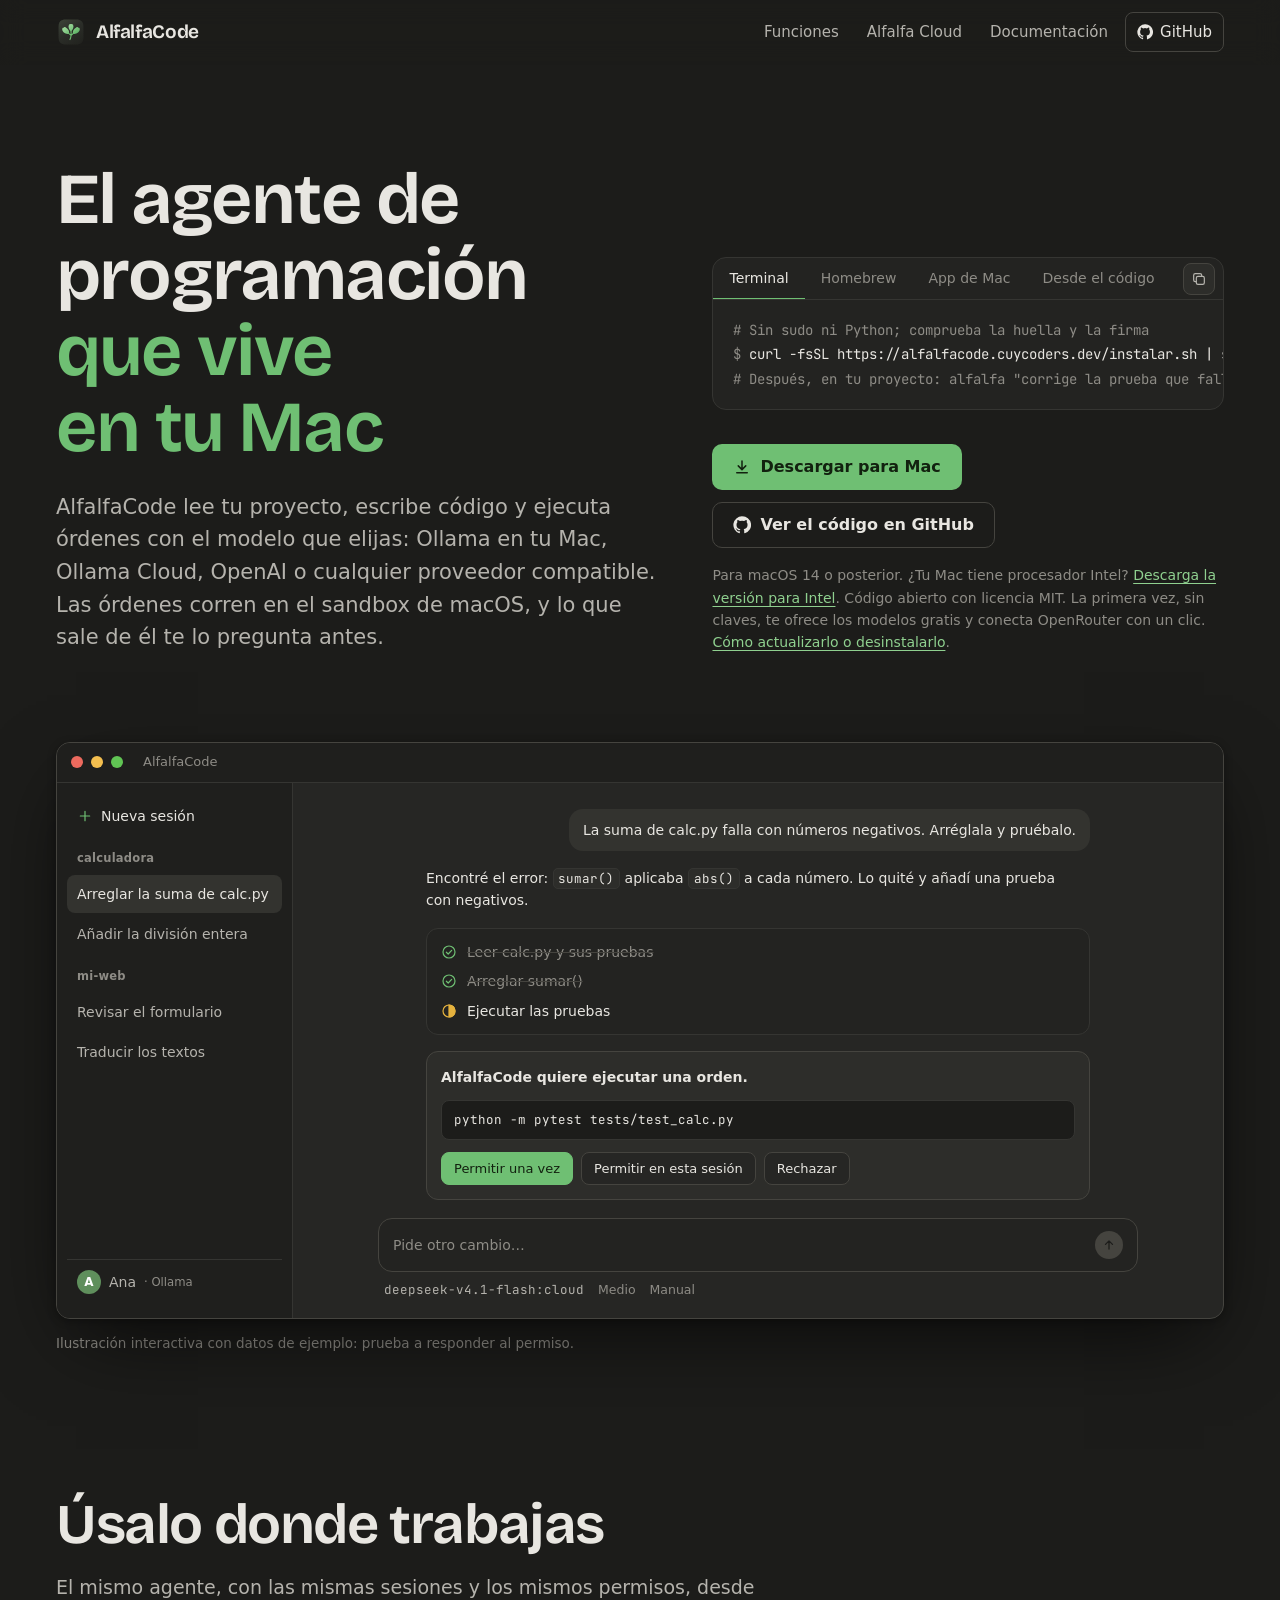
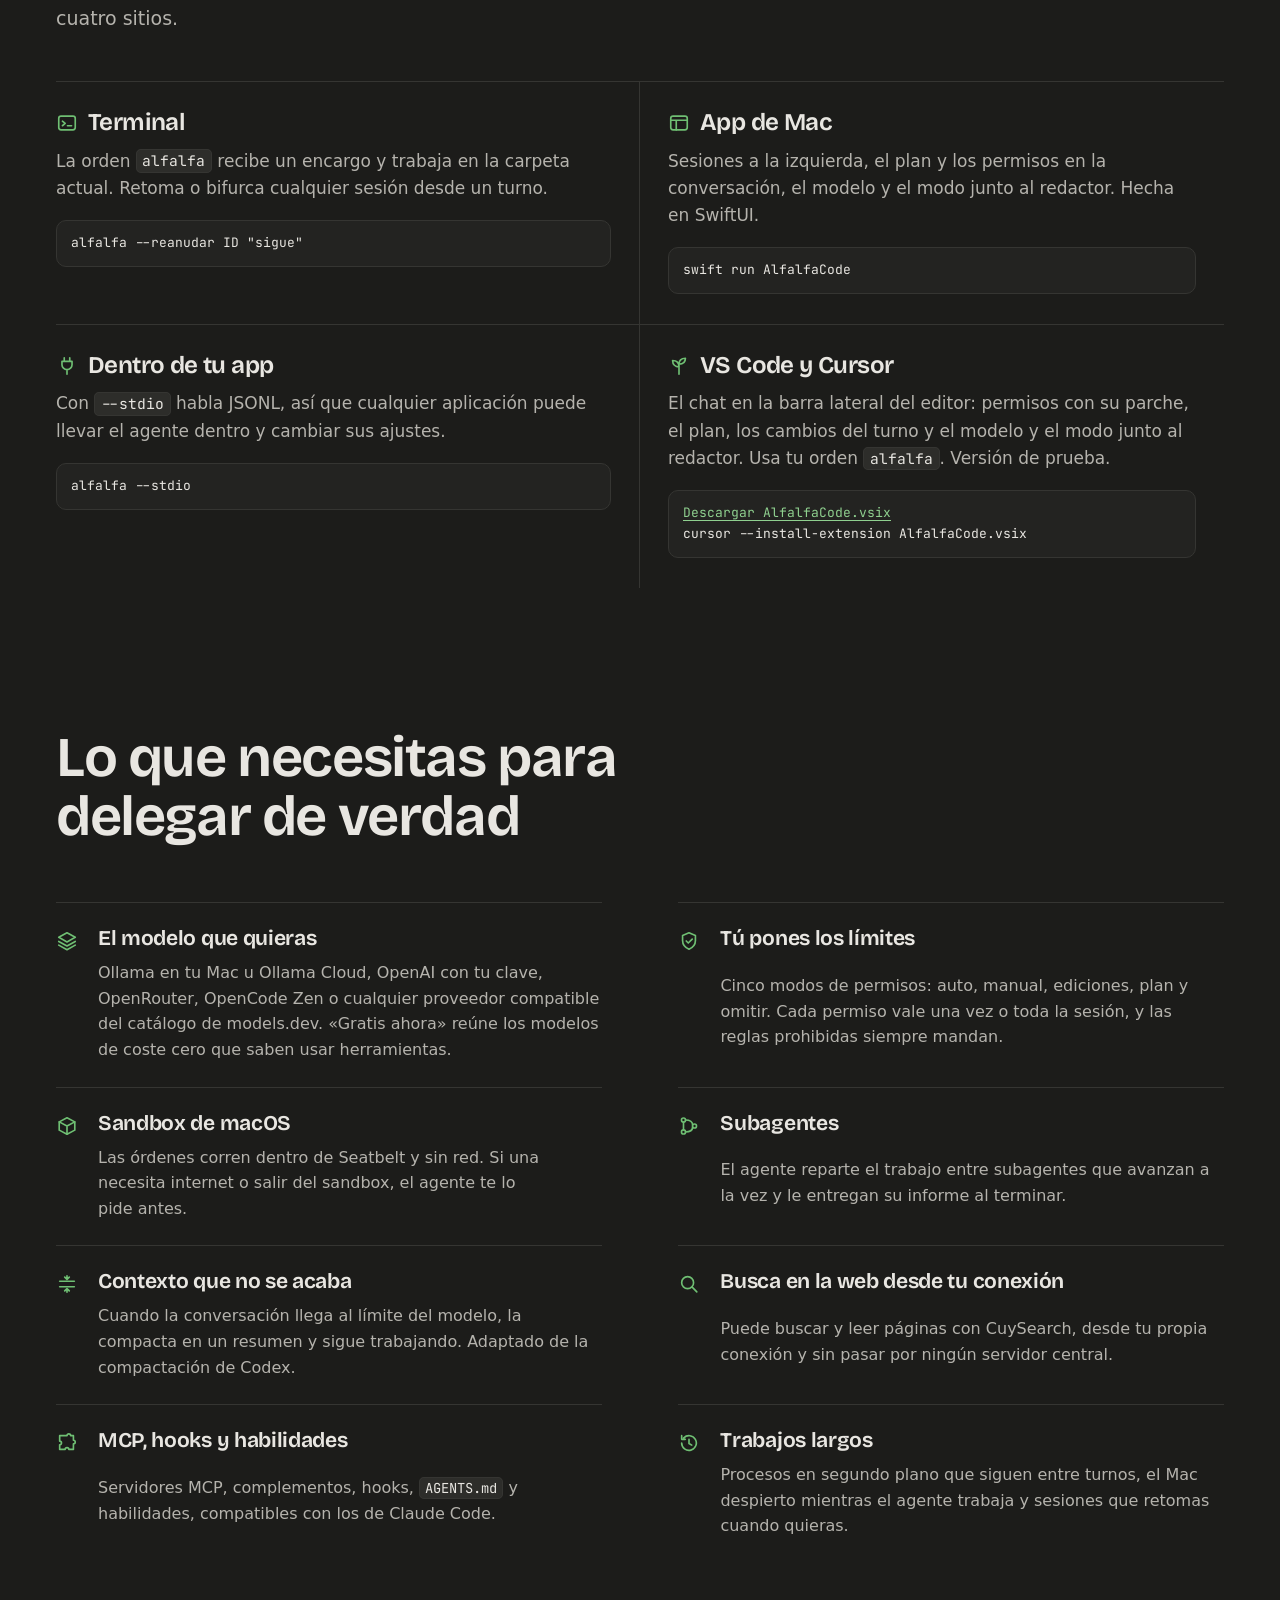
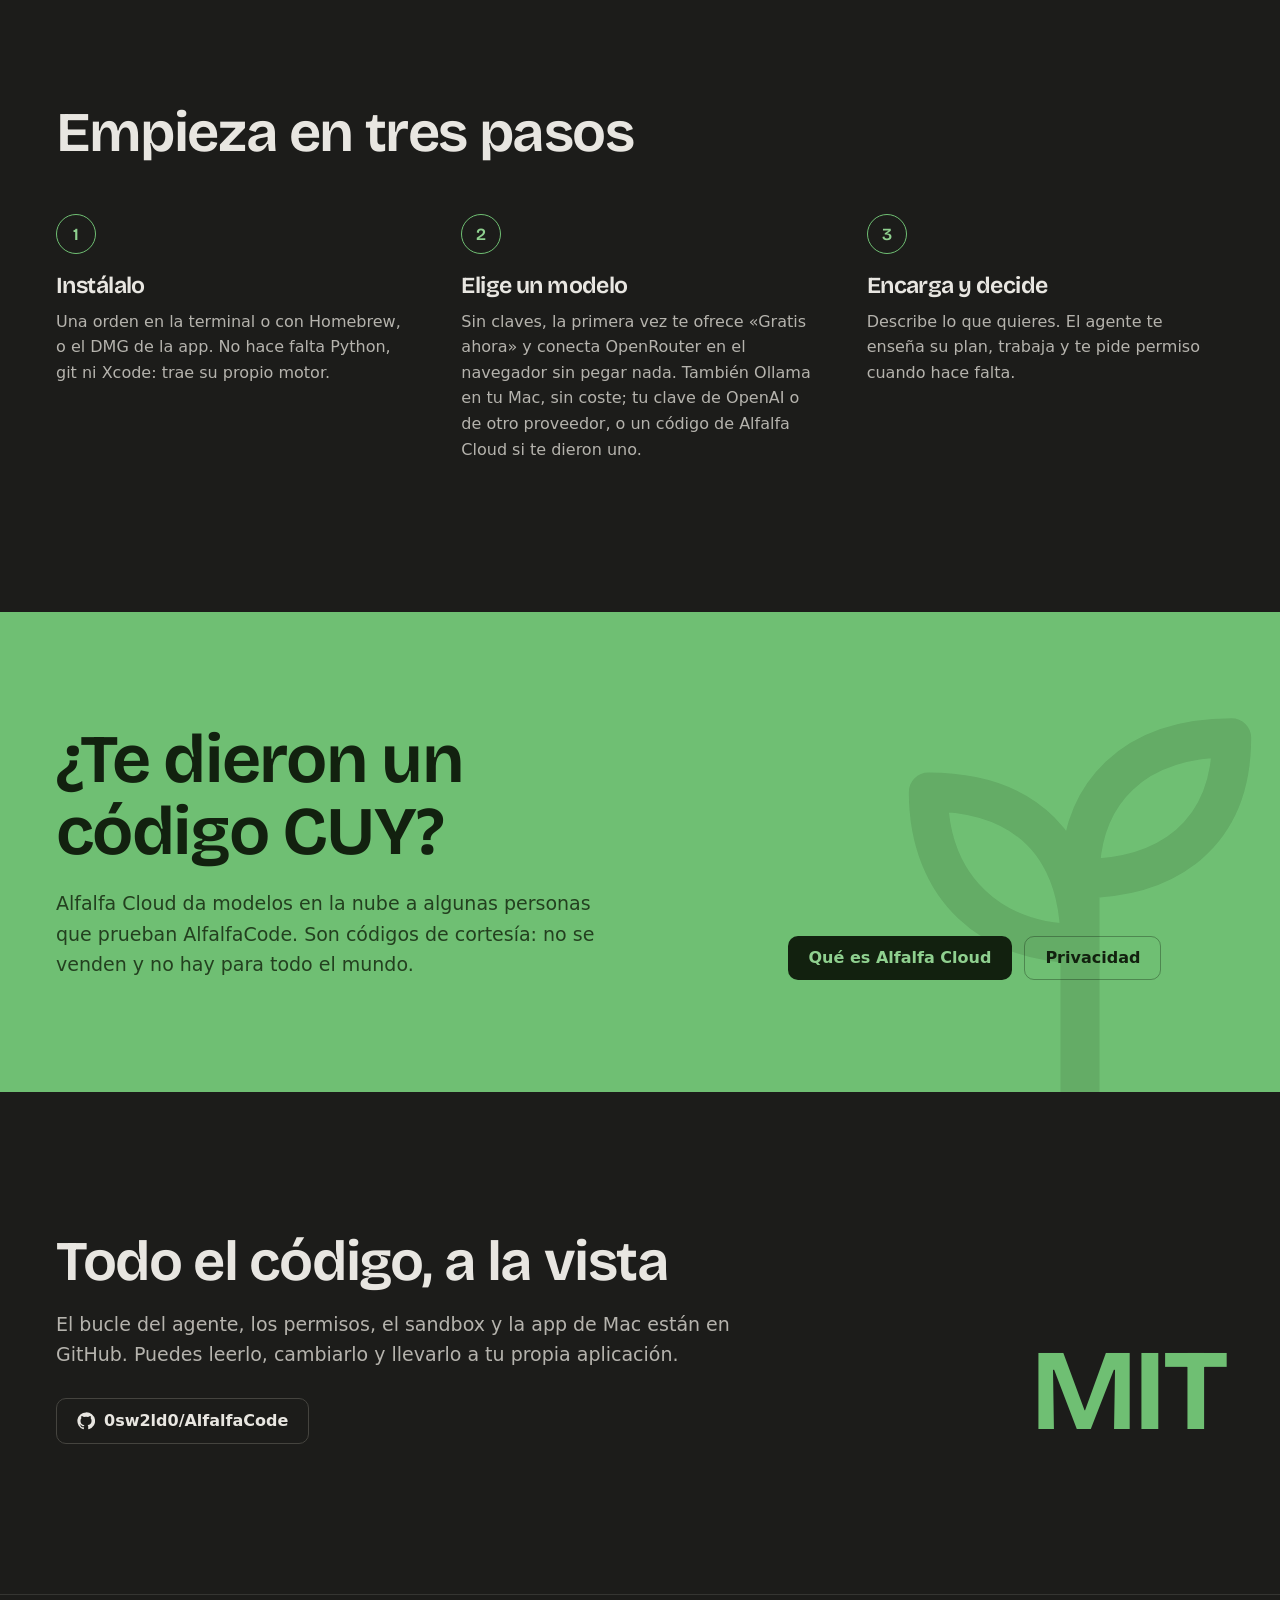
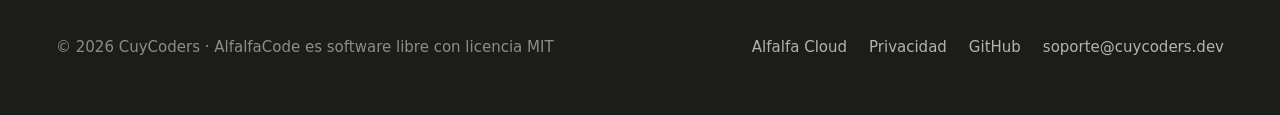
<file: index.html>
<!doctype html>
<html lang="es">
<head>
<meta charset="utf-8">
<meta name="viewport" content="width=device-width, initial-scale=1">
<title>AlfalfaCode · el agente de programación de código abierto para tu Mac</title>
<meta name="description" content="AlfalfaCode es un agente de programación de código abierto (MIT) que trabaja en tu Mac con el modelo que elijas: Ollama, OpenAI o cualquier proveedor compatible. Pide permiso antes de lo que importa.">
<link rel="icon" type="image/png" href="/assets/favicon.png">
<link rel="preload" href="/assets/fonts/bricolage-grotesque-latin-wght-normal.woff2" as="font" type="font/woff2" crossorigin>
<link rel="stylesheet" href="/assets/sitio.css?v=3">
<meta property="og:title" content="AlfalfaCode">
<meta property="og:description" content="El agente de programación de código abierto para tu Mac, con el modelo que elijas.">
<meta property="og:image" content="https://alfalfacode.cuycoders.dev/assets/alfalfacode-256.png">
<meta name="theme-color" content="#1c1c1a">
</head>
<body>
<svg width="0" height="0" style="position:absolute" aria-hidden="true">
  <symbol id="i-hoja" viewBox="0 0 24 24" fill="none" stroke="currentColor" stroke-width="1.8" stroke-linecap="round" stroke-linejoin="round"><path d="M12 21V10M12 13C8 13 5 10.5 5 6c4.5 0 7 2.5 7 7ZM12 10c0-4 2.5-6.5 7-6.5 0 4.5-3 6.5-7 6.5Z"/></symbol>
  <symbol id="i-github" viewBox="0 0 24 24" fill="currentColor"><path d="M12 .5a11.5 11.5 0 0 0-3.64 22.41c.58.1.79-.25.79-.56v-2c-3.2.7-3.88-1.37-3.88-1.37-.52-1.33-1.28-1.69-1.28-1.69-1.05-.71.08-.7.08-.7 1.16.08 1.77 1.19 1.77 1.19 1.03 1.77 2.7 1.26 3.36.96.1-.75.4-1.26.73-1.55-2.55-.29-5.24-1.28-5.24-5.68 0-1.25.45-2.28 1.19-3.08-.12-.29-.52-1.46.11-3.04 0 0 .97-.31 3.17 1.18a11 11 0 0 1 5.77 0c2.2-1.49 3.17-1.18 3.17-1.18.63 1.58.23 2.75.11 3.04.74.8 1.19 1.83 1.19 3.08 0 4.41-2.69 5.38-5.25 5.67.41.36.78 1.06.78 2.14v3.17c0 .31.21.67.8.56A11.5 11.5 0 0 0 12 .5Z"/></symbol>
  <symbol id="i-copiar" viewBox="0 0 24 24" fill="none" stroke="currentColor" stroke-width="1.8" stroke-linecap="round" stroke-linejoin="round"><rect x="8" y="8" width="12" height="12" rx="2.5"/><path d="M16 8V6.5A2.5 2.5 0 0 0 13.5 4h-7A2.5 2.5 0 0 0 4 6.5v7A2.5 2.5 0 0 0 6.5 16H8"/></symbol>
  <symbol id="i-hecho" viewBox="0 0 24 24" fill="none" stroke="currentColor" stroke-width="2" stroke-linecap="round" stroke-linejoin="round"><path d="m5 12.5 4.5 4.5L19 7.5"/></symbol>
  <symbol id="i-circulo-hecho" viewBox="0 0 24 24" fill="none" stroke="currentColor" stroke-width="1.8" stroke-linecap="round" stroke-linejoin="round"><circle cx="12" cy="12" r="9"/><path d="m8 12.3 2.8 2.7L16 9.6"/></symbol>
  <symbol id="i-circulo-medio" viewBox="0 0 24 24" fill="none" stroke="currentColor" stroke-width="1.8"><circle cx="12" cy="12" r="9"/><path d="M12 3a9 9 0 0 1 0 18Z" fill="currentColor"/></symbol>
  <symbol id="i-mas" viewBox="0 0 24 24" fill="none" stroke="currentColor" stroke-width="1.8" stroke-linecap="round"><path d="M12 5v14M5 12h14"/></symbol>
  <symbol id="i-bajar" viewBox="0 0 24 24" fill="none" stroke="currentColor" stroke-width="2" stroke-linecap="round" stroke-linejoin="round"><path d="M12 4v11M7 10.5l5 5 5-5M5 19.5h14"/></symbol>
  <symbol id="i-flecha" viewBox="0 0 24 24" fill="none" stroke="currentColor" stroke-width="2.2" stroke-linecap="round" stroke-linejoin="round"><path d="M12 19V5M6 11l6-6 6 6"/></symbol>
  <symbol id="i-terminal" viewBox="0 0 24 24" fill="none" stroke="currentColor" stroke-width="1.8" stroke-linecap="round" stroke-linejoin="round"><rect x="3" y="4.5" width="18" height="15" rx="2.5"/><path d="m7 10 3 2.5L7 15M12.5 15H17"/></symbol>
  <symbol id="i-ventana" viewBox="0 0 24 24" fill="none" stroke="currentColor" stroke-width="1.8" stroke-linecap="round" stroke-linejoin="round"><rect x="3" y="4.5" width="18" height="15" rx="2.5"/><path d="M3 9h18M9 9v10.5"/></symbol>
  <symbol id="i-enchufe" viewBox="0 0 24 24" fill="none" stroke="currentColor" stroke-width="1.8" stroke-linecap="round" stroke-linejoin="round"><path d="M9 3v4M15 3v4M6.5 7h11v3.5a5.5 5.5 0 0 1-11 0ZM12 16v5"/></symbol>
  <symbol id="i-capas" viewBox="0 0 24 24" fill="none" stroke="currentColor" stroke-width="1.8" stroke-linecap="round" stroke-linejoin="round"><path d="m12 3 9 5-9 5-9-5 9-5Z"/><path d="m3 12.5 9 5 9-5M3 16.5l9 5 9-5"/></symbol>
  <symbol id="i-escudo" viewBox="0 0 24 24" fill="none" stroke="currentColor" stroke-width="1.8" stroke-linecap="round" stroke-linejoin="round"><path d="M12 3 5 6v5.5c0 4.5 3 7.8 7 9.5 4-1.7 7-5 7-9.5V6l-7-3Z"/><path d="m9 12 2.2 2.2L15.5 10"/></symbol>
  <symbol id="i-caja" viewBox="0 0 24 24" fill="none" stroke="currentColor" stroke-width="1.8" stroke-linecap="round" stroke-linejoin="round"><path d="M3.5 7.5 12 3l8.5 4.5v9L12 21l-8.5-4.5v-9Z"/><path d="M3.5 7.5 12 12l8.5-4.5M12 12v9"/></symbol>
  <symbol id="i-ramas" viewBox="0 0 24 24" fill="none" stroke="currentColor" stroke-width="1.8" stroke-linecap="round" stroke-linejoin="round"><circle cx="6" cy="5.5" r="2.2"/><circle cx="6" cy="18.5" r="2.2"/><circle cx="18" cy="12" r="2.2"/><path d="M6 7.7v8.6M8.2 5.5c5 0 7.6 2.2 7.8 5.3M8.2 18.5c5 0 7.6-2.2 7.8-5.3"/></symbol>
  <symbol id="i-comprimir" viewBox="0 0 24 24" fill="none" stroke="currentColor" stroke-width="1.8" stroke-linecap="round" stroke-linejoin="round"><path d="M4 9h16M4 15h16M12 3v4l-2.5-2.5M12 7l2.5-2.5M12 21v-4l-2.5 2.5M12 17l2.5 2.5"/></symbol>
  <symbol id="i-lupa" viewBox="0 0 24 24" fill="none" stroke="currentColor" stroke-width="1.8" stroke-linecap="round" stroke-linejoin="round"><circle cx="10.5" cy="10.5" r="6.5"/><path d="m15.5 15.5 5 5"/></symbol>
  <symbol id="i-pieza" viewBox="0 0 24 24" fill="none" stroke="currentColor" stroke-width="1.8" stroke-linecap="round" stroke-linejoin="round"><path d="M9 4h3a2 2 0 1 1 4 0h3v5a2 2 0 1 1 0 4v6h-5a2 2 0 1 0-4 0H4v-5a2 2 0 1 0 0-4V4h5Z"/></symbol>
  <symbol id="i-reloj" viewBox="0 0 24 24" fill="none" stroke="currentColor" stroke-width="1.8" stroke-linecap="round" stroke-linejoin="round"><path d="M4 12a8 8 0 1 0 2.3-5.6M4 4v4h4"/><path d="M12 8v4.5l3 1.8"/></symbol>
</svg>
<template id="icono-hecho"><svg aria-hidden="true"><use href="#i-circulo-hecho"/></svg></template>

<a class="salto" href="#contenido">Saltar al contenido</a>

<header class="cabecera">
  <div class="envoltura">
    <a class="marca" href="/"><img src="/assets/alfalfacode.svg" alt="" width="30" height="30">AlfalfaCode</a>
    <nav class="nav" aria-label="Principal">
      <a href="#funciones">Funciones</a>
      <a href="/cloud/">Alfalfa Cloud</a>
      <a href="https://github.com/0sw2ld0/AlfalfaCode#readme">Documentación</a>
      <a class="nav-gh" href="https://github.com/0sw2ld0/AlfalfaCode"><svg aria-hidden="true"><use href="#i-github"/></svg>GitHub</a>
    </nav>
  </div>
</header>

<main id="contenido">
  <section class="portada">
    <div class="envoltura">
      <div class="portada-cabeza">
      <div class="portada-texto">
      <h1>El agente de programación <em>que vive en tu Mac</em></h1>
      <p class="entrada">AlfalfaCode lee tu proyecto, escribe código y ejecuta órdenes con el modelo que elijas: Ollama en tu Mac, Ollama Cloud, OpenAI o cualquier proveedor compatible. Las órdenes corren en el sandbox de macOS, y lo que sale de él te lo pregunta antes.</p>
      </div>
      <div class="portada-accion">
      <div class="instalar">
        <div class="pestanas" role="tablist" aria-label="Cómo instalarlo">
          <button role="tab" id="t-terminal" aria-controls="p-terminal" aria-selected="true">Terminal</button>
          <button role="tab" id="t-brew" aria-controls="p-brew" aria-selected="false" tabindex="-1">Homebrew</button>
          <button role="tab" id="t-mac" aria-controls="p-mac" aria-selected="false" tabindex="-1">App de Mac</button>
          <button role="tab" id="t-codigo" aria-controls="p-codigo" aria-selected="false" tabindex="-1">Desde el código</button>
        </div>
        <div class="panel-instalar" id="p-terminal" role="tabpanel" aria-labelledby="t-terminal">
<pre><span class="comentario"># Sin sudo ni Python; comprueba la huella y la firma</span>
<span class="indicador">$ </span><span class="orden">curl -fsSL https://alfalfacode.cuycoders.dev/instalar.sh | sh</span>
<span class="comentario"># Después, en tu proyecto: alfalfa "corrige la prueba que falla"</span></pre>
          <button class="copiar" type="button" aria-label="Copiar"><svg class="icono-copiar" aria-hidden="true"><use href="#i-copiar"/></svg><svg class="hecho" aria-hidden="true"><use href="#i-hecho"/></svg></button>
        </div>
        <div class="panel-instalar" id="p-brew" role="tabpanel" aria-labelledby="t-brew" hidden>
<pre><span class="comentario"># Mac con Apple Silicon; en Intel, usa Terminal o App de Mac</span>
<span class="indicador">$ </span><span class="orden">brew install --cask 0sw2ld0/tap/alfalfacode</span>
<span class="indicador">$ </span><span class="orden">brew install 0sw2ld0/tap/alfalfa</span></pre>
          <button class="copiar" type="button" aria-label="Copiar"><svg class="icono-copiar" aria-hidden="true"><use href="#i-copiar"/></svg><svg class="hecho" aria-hidden="true"><use href="#i-hecho"/></svg></button>
        </div>
        <div class="panel-instalar" id="p-mac" role="tabpanel" aria-labelledby="t-mac" hidden>
<pre><span class="comentario"># El DMG firmado y notarizado; se actualiza sola</span>
<a href="https://github.com/0sw2ld0/AlfalfaCode/releases/latest/download/AlfalfaCode.dmg">Descargar AlfalfaCode.dmg</a> <span class="comentario">(Apple Silicon: M1 o posterior)</span>
<a href="https://github.com/0sw2ld0/AlfalfaCode/releases/latest/download/AlfalfaCode-intel.dmg">Descargar AlfalfaCode-intel.dmg</a> <span class="comentario">(Mac con Intel)</span></pre>
        </div>
        <div class="panel-instalar" id="p-codigo" role="tabpanel" aria-labelledby="t-codigo" hidden>
<pre><span class="indicador">$ </span><span class="orden">git clone https://github.com/0sw2ld0/AlfalfaCode</span>
<span class="indicador">$ </span><span class="orden">cd AlfalfaCode &amp;&amp; python3.11 -m venv .venv</span>
<span class="indicador">$ </span><span class="orden">.venv/bin/pip install -e .</span>
<span class="comentario"># Después, en tu proyecto: .venv/bin/alfalfa "corrige la prueba que falla"</span></pre>
          <button class="copiar" type="button" aria-label="Copiar"><svg class="icono-copiar" aria-hidden="true"><use href="#i-copiar"/></svg><svg class="hecho" aria-hidden="true"><use href="#i-hecho"/></svg></button>
        </div>
      </div>

      <div class="acciones">
        <a class="boton boton-principal" href="https://github.com/0sw2ld0/AlfalfaCode/releases/latest/download/AlfalfaCode.dmg" data-descarga-mac data-intel="https://github.com/0sw2ld0/AlfalfaCode/releases/latest/download/AlfalfaCode-intel.dmg"><svg aria-hidden="true"><use href="#i-bajar"/></svg>Descargar para Mac</a>
        <a class="boton boton-segundo" href="https://github.com/0sw2ld0/AlfalfaCode"><svg aria-hidden="true"><use href="#i-github"/></svg>Ver el código en GitHub</a>
      </div>
      <p class="nota">Para macOS 14 o posterior. ¿Tu Mac tiene procesador Intel? <a href="https://github.com/0sw2ld0/AlfalfaCode/releases/latest/download/AlfalfaCode-intel.dmg">Descarga la versión para Intel</a>. Código abierto con licencia MIT. La primera vez, sin claves, te ofrece los modelos gratis y conecta OpenRouter con un clic. <a href="https://github.com/0sw2ld0/AlfalfaCode#instalar">Cómo actualizarlo o desinstalarlo</a>.</p>
      </div>
      </div>

      <div class="escena">
        <div class="ventana" id="demo" aria-label="Ilustración de la app de AlfalfaCode" role="group">
          <div class="ventana-barra" aria-hidden="true"><i></i><i></i><i></i><span>AlfalfaCode</span></div>
          <aside class="lateral" aria-hidden="true">
            <div class="nueva"><svg><use href="#i-mas"/></svg>Nueva sesión</div>
            <h4>calculadora</h4>
            <div class="sesion activa">Arreglar la suma de calc.py</div>
            <div class="sesion">Añadir la división entera</div>
            <h4>mi-web</h4>
            <div class="sesion">Revisar el formulario</div>
            <div class="sesion">Traducir los textos</div>
            <div class="pie"><b>A</b>Ana <small>· Ollama</small></div>
          </aside>
          <div class="chat">
            <div class="mensajes">
              <div class="burbuja">La suma de calc.py falla con números negativos. Arréglala y pruébalo.</div>
              <p class="respuesta">Encontré el error: <code>sumar()</code> aplicaba <code>abs()</code> a cada número. Lo quité y añadí una prueba con negativos.</p>
              <div class="plan" aria-label="Plan del agente">
                <div class="paso hecho"><svg aria-hidden="true"><use href="#i-circulo-hecho"/></svg>Leer calc.py y sus pruebas</div>
                <div class="paso hecho"><svg aria-hidden="true"><use href="#i-circulo-hecho"/></svg>Arreglar sumar()</div>
                <div class="paso ahora" data-paso="probar"><svg aria-hidden="true"><use href="#i-circulo-medio"/></svg>Ejecutar las pruebas</div>
              </div>
              <div class="permiso">
                <p><strong>AlfalfaCode quiere ejecutar una orden.</strong> <span class="decision"></span></p>
                <pre>python -m pytest tests/test_calc.py</pre>
                <div class="opciones">
                  <button type="button" class="si" data-accion="una">Permitir una vez</button>
                  <button type="button" data-accion="sesion">Permitir en esta sesión</button>
                  <button type="button" data-accion="no">Rechazar</button>
                </div>
              </div>
              <div class="salida oculto" data-si>tests/test_calc.py ...
<span class="bien">3 passed</span> in 0.04s</div>
              <p class="respuesta oculto" data-si>Listo: las tres pruebas pasan, también la nueva con negativos.</p>
              <p class="respuesta oculto" data-no>De acuerdo, no ejecuto las pruebas. Puedes correrlas tú con <code>python -m pytest</code>.</p>
            </div>
            <div class="redactor" aria-hidden="true">
              <div class="caja">Pide otro cambio…<b><svg><use href="#i-flecha"/></svg></b></div>
              <div class="fichas"><span>deepseek-v4.1-flash:cloud</span><span>Medio</span><span>Manual</span></div>
            </div>
          </div>
        </div>
        <p class="pie-ilustracion"><span>Ilustración interactiva con datos de ejemplo: prueba a responder al permiso.</span><span id="estado-demo" role="status" aria-live="polite"></span><button type="button" id="reiniciar-demo" class="oculto">Volver a empezar</button></p>
      </div>
    </div>
  </section>

  <section class="seccion" aria-labelledby="maneras-t">
    <div class="envoltura">
      <h2 id="maneras-t">Úsalo donde trabajas</h2>
      <p class="bajada">El mismo agente, con las mismas sesiones y los mismos permisos, desde cuatro sitios.</p>
      <div class="maneras">
        <div class="manera">
          <h3><svg aria-hidden="true"><use href="#i-terminal"/></svg>Terminal</h3>
          <p>La orden <code>alfalfa</code> recibe un encargo y trabaja en la carpeta actual. Retoma o bifurca cualquier sesión desde un turno.</p>
<pre>alfalfa --reanudar ID "sigue"</pre>
        </div>
        <div class="manera">
          <h3><svg aria-hidden="true"><use href="#i-ventana"/></svg>App de Mac</h3>
          <p>Sesiones a la izquierda, el plan y los permisos en la conversación, el modelo y el modo junto al redactor. Hecha en SwiftUI.</p>
<pre>swift run AlfalfaCode</pre>
        </div>
        <div class="manera">
          <h3><svg aria-hidden="true"><use href="#i-enchufe"/></svg>Dentro de tu app</h3>
          <p>Con <code>--stdio</code> habla JSONL, así que cualquier aplicación puede llevar el agente dentro y cambiar sus ajustes.</p>
<pre>alfalfa --stdio</pre>
        </div>
        <div class="manera">
          <h3><svg aria-hidden="true"><use href="#i-hoja"/></svg>VS Code y Cursor</h3>
          <p>El chat en la barra lateral del editor: permisos con su parche, el plan, los cambios del turno y el modelo y el modo junto al redactor. Usa tu orden <code>alfalfa</code>. <span class="comentario">Versión de prueba.</span></p>
<pre><a href="vscode/AlfalfaCode.vsix" download>Descargar AlfalfaCode.vsix</a>
cursor --install-extension AlfalfaCode.vsix</pre>
        </div>
      </div>
    </div>
  </section>

  <section class="seccion" id="funciones" aria-labelledby="funciones-t">
    <div class="envoltura">
      <h2 id="funciones-t">Lo que necesitas para delegar de verdad</h2>
      <div class="funciones">
        <div class="funcion"><svg aria-hidden="true"><use href="#i-capas"/></svg><h3>El modelo que quieras</h3><p>Ollama en tu Mac u Ollama Cloud, OpenAI con tu clave, OpenRouter, OpenCode Zen o cualquier proveedor compatible del catálogo de models.dev. «Gratis ahora» reúne los modelos de coste cero que saben usar herramientas.</p></div>
        <div class="funcion"><svg aria-hidden="true"><use href="#i-escudo"/></svg><h3>Tú pones los límites</h3><p>Cinco modos de permisos: auto, manual, ediciones, plan y omitir. Cada permiso vale una vez o toda la sesión, y las reglas prohibidas siempre mandan.</p></div>
        <div class="funcion"><svg aria-hidden="true"><use href="#i-caja"/></svg><h3>Sandbox de macOS</h3><p>Las órdenes corren dentro de Seatbelt y sin red. Si una necesita internet o salir del sandbox, el agente te lo pide antes.</p></div>
        <div class="funcion"><svg aria-hidden="true"><use href="#i-ramas"/></svg><h3>Subagentes</h3><p>El agente reparte el trabajo entre subagentes que avanzan a la vez y le entregan su informe al terminar.</p></div>
        <div class="funcion"><svg aria-hidden="true"><use href="#i-comprimir"/></svg><h3>Contexto que no se acaba</h3><p>Cuando la conversación llega al límite del modelo, la compacta en un resumen y sigue trabajando. Adaptado de la compactación de Codex.</p></div>
        <div class="funcion"><svg aria-hidden="true"><use href="#i-lupa"/></svg><h3>Busca en la web desde tu conexión</h3><p>Puede buscar y leer páginas con CuySearch, desde tu propia conexión y sin pasar por ningún servidor central.</p></div>
        <div class="funcion"><svg aria-hidden="true"><use href="#i-pieza"/></svg><h3>MCP, hooks y habilidades</h3><p>Servidores MCP, complementos, hooks, <code>AGENTS.md</code> y habilidades, compatibles con los de Claude Code.</p></div>
        <div class="funcion"><svg aria-hidden="true"><use href="#i-reloj"/></svg><h3>Trabajos largos</h3><p>Procesos en segundo plano que siguen entre turnos, el Mac despierto mientras el agente trabaja y sesiones que retomas cuando quieras.</p></div>
      </div>
    </div>
  </section>

  <section class="seccion" aria-labelledby="empezar-t">
    <div class="envoltura">
      <h2 id="empezar-t">Empieza en tres pasos</h2>
      <div class="pasos">
        <div class="paso-inicio"><h3>Instálalo</h3><p>Una orden en la terminal o con Homebrew, o el DMG de la app. No hace falta Python, git ni Xcode: trae su propio motor.</p></div>
        <div class="paso-inicio"><h3>Elige un modelo</h3><p>Sin claves, la primera vez te ofrece «Gratis ahora» y conecta OpenRouter en el navegador sin pegar nada. También Ollama en tu Mac, sin coste; tu clave de OpenAI o de otro proveedor, o un código de Alfalfa Cloud si te dieron uno.</p></div>
        <div class="paso-inicio"><h3>Encarga y decide</h3><p>Describe lo que quieres. El agente te enseña su plan, trabaja y te pide permiso cuando hace falta.</p></div>
      </div>
    </div>
  </section>

  <section class="campo" aria-labelledby="cloud-t">
    <svg class="ramita" aria-hidden="true"><use href="#i-hoja"/></svg>
    <div class="envoltura">
      <div>
        <h2 id="cloud-t">¿Te dieron un código CUY?</h2>
        <p>Alfalfa Cloud da modelos en la nube a algunas personas que prueban AlfalfaCode. Son códigos de cortesía: no se venden y no hay para todo el mundo.</p>
      </div>
      <div class="acciones">
        <a class="boton boton-principal" href="/cloud/">Qué es Alfalfa Cloud</a>
        <a class="boton boton-segundo" href="/privacidad/">Privacidad</a>
      </div>
    </div>
  </section>

  <section class="seccion" aria-labelledby="abierto-t">
    <div class="envoltura abierto">
      <div>
        <h2 id="abierto-t" class="titulo">Todo el código, a la vista</h2>
        <p class="bajada">El bucle del agente, los permisos, el sandbox y la app de Mac están en GitHub. Puedes leerlo, cambiarlo y llevarlo a tu propia aplicación.</p>
        <div class="acciones" style="margin-top:28px;display:flex;gap:12px;flex-wrap:wrap">
          <a class="boton boton-segundo" href="https://github.com/0sw2ld0/AlfalfaCode"><svg aria-hidden="true"><use href="#i-github"/></svg>0sw2ld0/AlfalfaCode</a>
        </div>
      </div>
      <p class="dato" aria-label="Licencia MIT">MIT</p>
    </div>
  </section>
</main>

<footer class="pie-sitio">
  <div class="envoltura">
    <span>© 2026 CuyCoders · AlfalfaCode es software libre con licencia MIT</span>
    <nav aria-label="Pie">
      <a href="/cloud/">Alfalfa Cloud</a>
      <a href="/privacidad/">Privacidad</a>
      <a href="https://github.com/0sw2ld0/AlfalfaCode">GitHub</a>
      <a href="mailto:soporte@cuycoders.dev">soporte@cuycoders.dev</a>
    </nav>
  </div>
</footer>
<script src="/assets/sitio.js?v=4"></script>
</body>
</html>
</file>
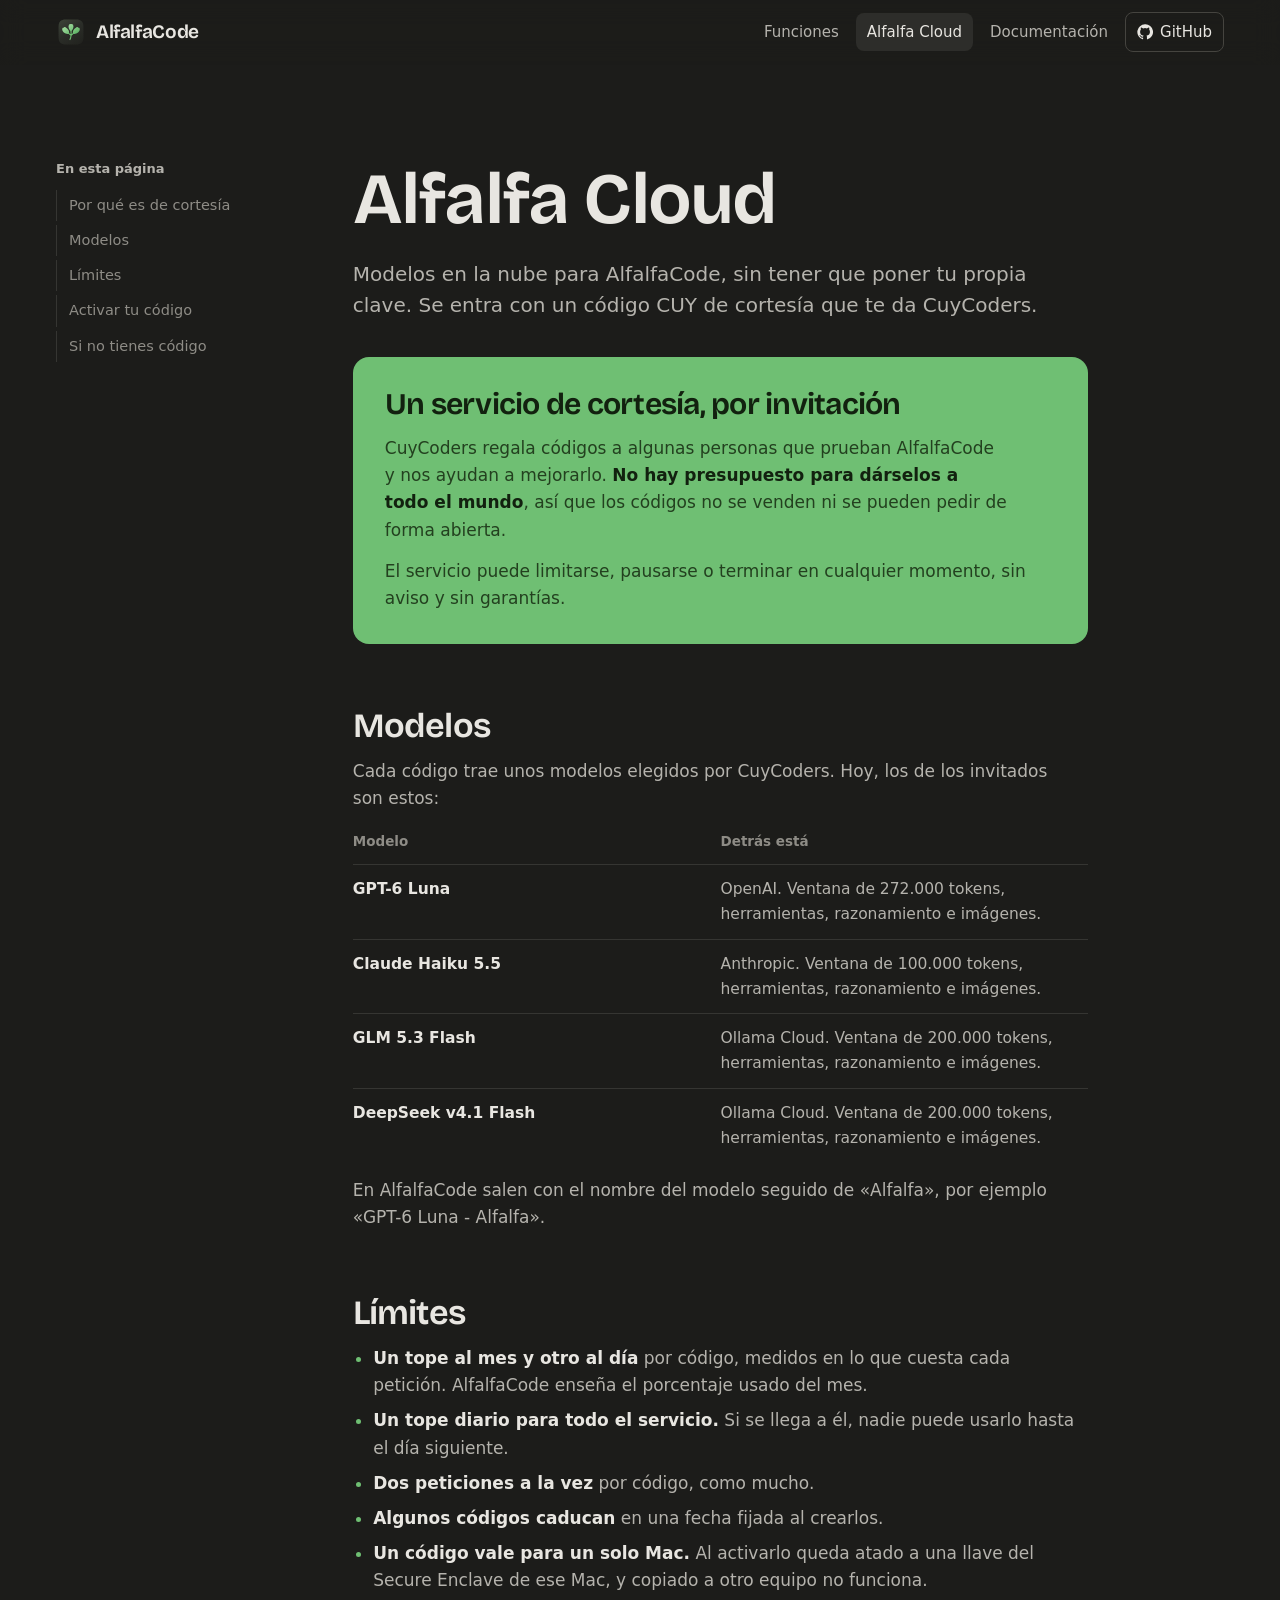
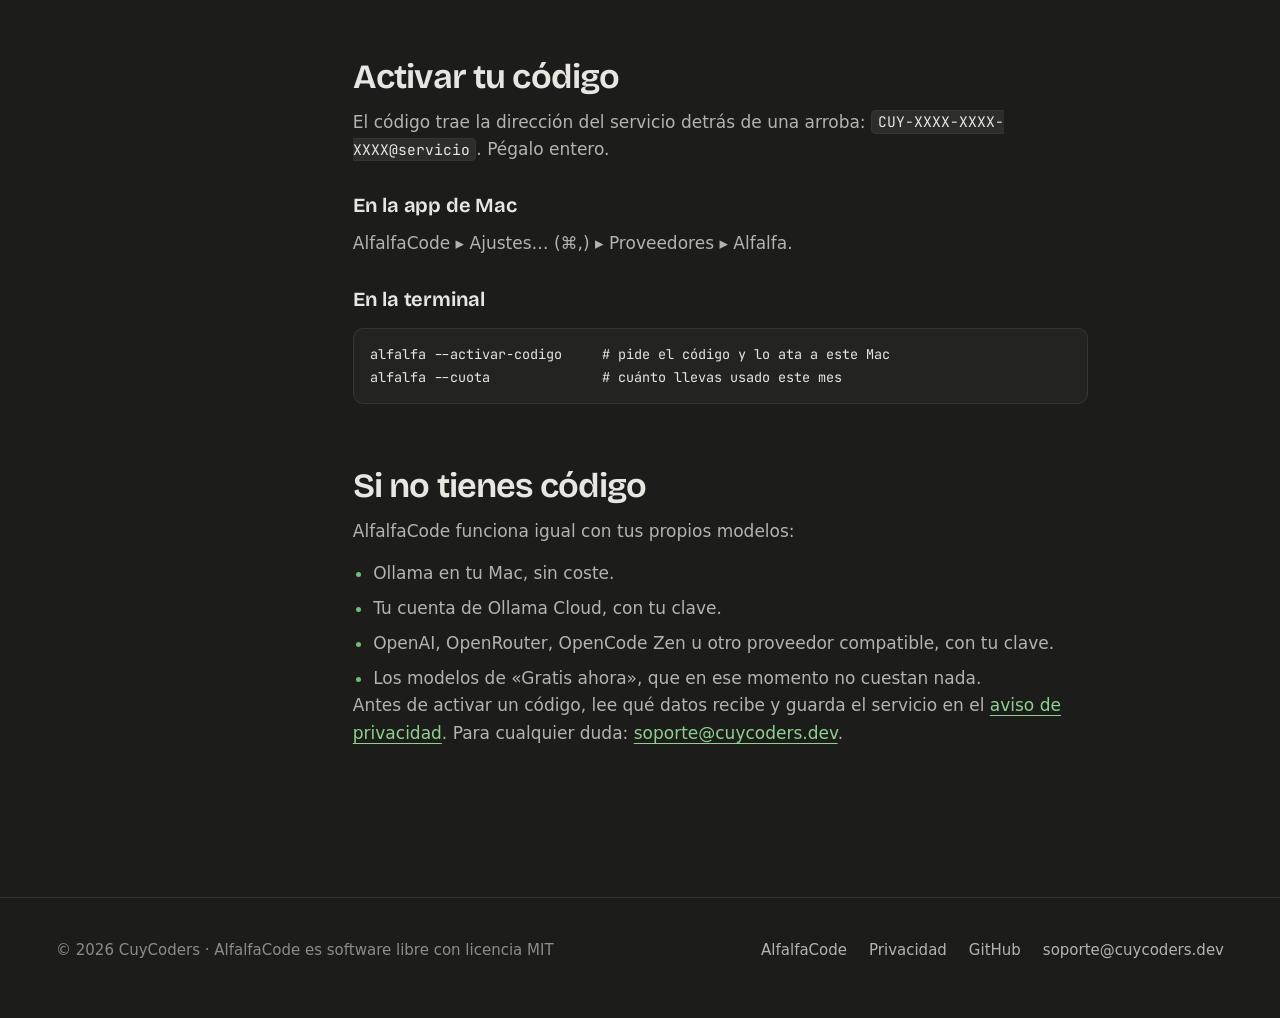
<file: cloud/index.html>
<!doctype html>
<html lang="es">
<head>
<meta charset="utf-8">
<meta name="viewport" content="width=device-width, initial-scale=1">
<title>Alfalfa Cloud · códigos de cortesía para probar AlfalfaCode</title>
<meta name="description" content="Alfalfa Cloud da modelos en la nube a algunas personas que prueban AlfalfaCode, con códigos CUY de cortesía. No se venden y no hay para todo el mundo.">
<link rel="icon" type="image/png" href="/assets/favicon.png">
<link rel="preload" href="/assets/fonts/bricolage-grotesque-latin-wght-normal.woff2" as="font" type="font/woff2" crossorigin>
<link rel="stylesheet" href="/assets/sitio.css?v=3">
<meta name="theme-color" content="#1c1c1a">
</head>
<body>
<svg width="0" height="0" style="position:absolute" aria-hidden="true">
  <symbol id="i-github" viewBox="0 0 24 24" fill="currentColor"><path d="M12 .5a11.5 11.5 0 0 0-3.64 22.41c.58.1.79-.25.79-.56v-2c-3.2.7-3.88-1.37-3.88-1.37-.52-1.33-1.28-1.69-1.28-1.69-1.05-.71.08-.7.08-.7 1.16.08 1.77 1.19 1.77 1.19 1.03 1.77 2.7 1.26 3.36.96.1-.75.4-1.26.73-1.55-2.55-.29-5.24-1.28-5.24-5.68 0-1.25.45-2.28 1.19-3.08-.12-.29-.52-1.46.11-3.04 0 0 .97-.31 3.17 1.18a11 11 0 0 1 5.77 0c2.2-1.49 3.17-1.18 3.17-1.18.63 1.58.23 2.75.11 3.04.74.8 1.19 1.83 1.19 3.08 0 4.41-2.69 5.38-5.25 5.67.41.36.78 1.06.78 2.14v3.17c0 .31.21.67.8.56A11.5 11.5 0 0 0 12 .5Z"/></symbol>
</svg>

<a class="salto" href="#contenido">Saltar al contenido</a>

<header class="cabecera">
  <div class="envoltura">
    <a class="marca" href="/"><img src="/assets/alfalfacode.svg" alt="" width="30" height="30">AlfalfaCode</a>
    <nav class="nav" aria-label="Principal">
      <a href="/#funciones">Funciones</a>
      <a class="nav-fija" href="/cloud/" aria-current="page">Alfalfa Cloud</a>
      <a href="https://github.com/0sw2ld0/AlfalfaCode#readme">Documentación</a>
      <a class="nav-gh" href="https://github.com/0sw2ld0/AlfalfaCode"><svg aria-hidden="true"><use href="#i-github"/></svg>GitHub</a>
    </nav>
  </div>
</header>

<main id="contenido" class="lectura">
  <div class="envoltura">
    <nav class="indice" aria-label="En esta página">
      <strong>En esta página</strong>
      <a href="#cortesia">Por qué es de cortesía</a>
      <a href="#modelos">Modelos</a>
      <a href="#limites">Límites</a>
      <a href="#activar">Activar tu código</a>
      <a href="#sin-codigo">Si no tienes código</a>
    </nav>
    <article class="texto">
      <h1>Alfalfa Cloud</h1>
      <p class="entrada">Modelos en la nube para AlfalfaCode, sin tener que poner tu propia clave. Se entra con un código CUY de cortesía que te da CuyCoders.</p>

      <div class="destacado" id="cortesia">
        <h2>Un servicio de cortesía, por invitación</h2>
        <p>CuyCoders regala códigos a algunas personas que prueban AlfalfaCode y nos ayudan a mejorarlo. <strong>No hay presupuesto para dárselos a todo el mundo</strong>, así que los códigos no se venden ni se pueden pedir de forma abierta.</p>
        <p>El servicio puede limitarse, pausarse o terminar en cualquier momento, sin aviso y sin garantías.</p>
      </div>

      <h2 id="modelos">Modelos</h2>
      <p>Cada código trae unos modelos elegidos por CuyCoders. Hoy, los de los invitados son estos:</p>
      <table class="tabla">
        <thead><tr><th scope="col">Modelo</th><th scope="col">Detrás está</th></tr></thead>
        <tbody>
          <tr><th scope="row">GPT-6 Luna</th><td>OpenAI. Ventana de 272.000 tokens, herramientas, razonamiento e imágenes.</td></tr>
          <tr><th scope="row">Claude Haiku 5.5</th><td>Anthropic. Ventana de 100.000 tokens, herramientas, razonamiento e imágenes.</td></tr>
          <tr><th scope="row">GLM 5.3 Flash</th><td>Ollama Cloud. Ventana de 200.000 tokens, herramientas, razonamiento e imágenes.</td></tr>
          <tr><th scope="row">DeepSeek v4.1 Flash</th><td>Ollama Cloud. Ventana de 200.000 tokens, herramientas, razonamiento e imágenes.</td></tr>
        </tbody>
      </table>
      <p style="margin-top:14px">En AlfalfaCode salen con el nombre del modelo seguido de «Alfalfa», por ejemplo «GPT-6 Luna - Alfalfa».</p>

      <h2 id="limites">Límites</h2>
      <ul>
        <li><strong>Un tope al mes y otro al día</strong> por código, medidos en lo que cuesta cada petición. AlfalfaCode enseña el porcentaje usado del mes.</li>
        <li><strong>Un tope diario para todo el servicio.</strong> Si se llega a él, nadie puede usarlo hasta el día siguiente.</li>
        <li><strong>Dos peticiones a la vez</strong> por código, como mucho.</li>
        <li><strong>Algunos códigos caducan</strong> en una fecha fijada al crearlos.</li>
        <li><strong>Un código vale para un solo Mac.</strong> Al activarlo queda atado a una llave del Secure Enclave de ese Mac, y copiado a otro equipo no funciona.</li>
      </ul>

      <h2 id="activar">Activar tu código</h2>
      <p>El código trae la dirección del servicio detrás de una arroba: <code>CUY-XXXX-XXXX-XXXX@servicio</code>. Pégalo entero.</p>
      <h3>En la app de Mac</h3>
      <p>AlfalfaCode ▸ Ajustes… (⌘,) ▸ Proveedores ▸ Alfalfa.</p>
      <h3>En la terminal</h3>
<pre>alfalfa --activar-codigo     # pide el código y lo ata a este Mac
alfalfa --cuota              # cuánto llevas usado este mes</pre>

      <h2 id="sin-codigo">Si no tienes código</h2>
      <p>AlfalfaCode funciona igual con tus propios modelos:</p>
      <ul>
        <li>Ollama en tu Mac, sin coste.</li>
        <li>Tu cuenta de Ollama Cloud, con tu clave.</li>
        <li>OpenAI, OpenRouter, OpenCode Zen u otro proveedor compatible, con tu clave.</li>
        <li>Los modelos de «Gratis ahora», que en ese momento no cuestan nada.</li>
      </ul>
      <p>Antes de activar un código, lee qué datos recibe y guarda el servicio en el <a href="/privacidad/">aviso de privacidad</a>. Para cualquier duda: <a href="mailto:soporte@cuycoders.dev">soporte@cuycoders.dev</a>.</p>
    </article>
  </div>
</main>

<footer class="pie-sitio">
  <div class="envoltura">
    <span>© 2026 CuyCoders · AlfalfaCode es software libre con licencia MIT</span>
    <nav aria-label="Pie">
      <a href="/">AlfalfaCode</a>
      <a href="/privacidad/">Privacidad</a>
      <a href="https://github.com/0sw2ld0/AlfalfaCode">GitHub</a>
      <a href="mailto:soporte@cuycoders.dev">soporte@cuycoders.dev</a>
    </nav>
  </div>
</footer>
<script src="/assets/sitio.js?v=3"></script>
</body>
</html>
</file>
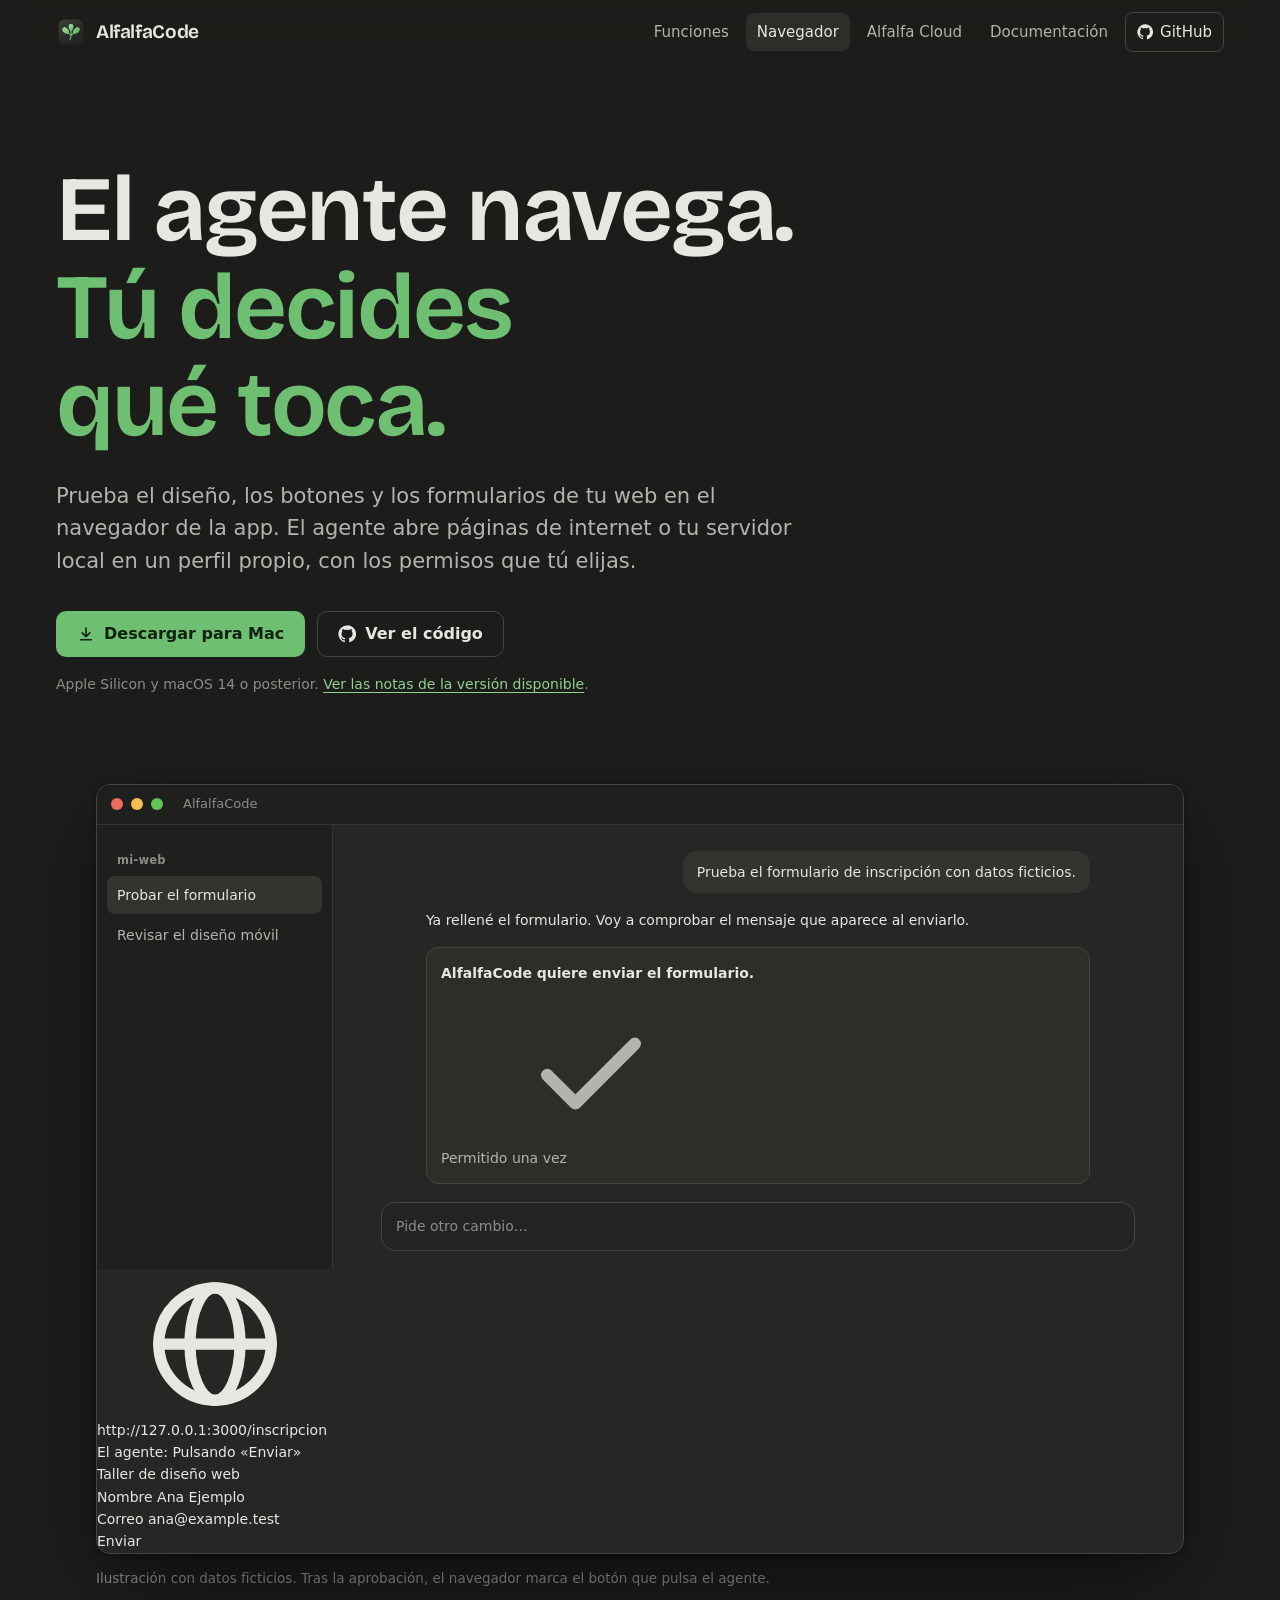
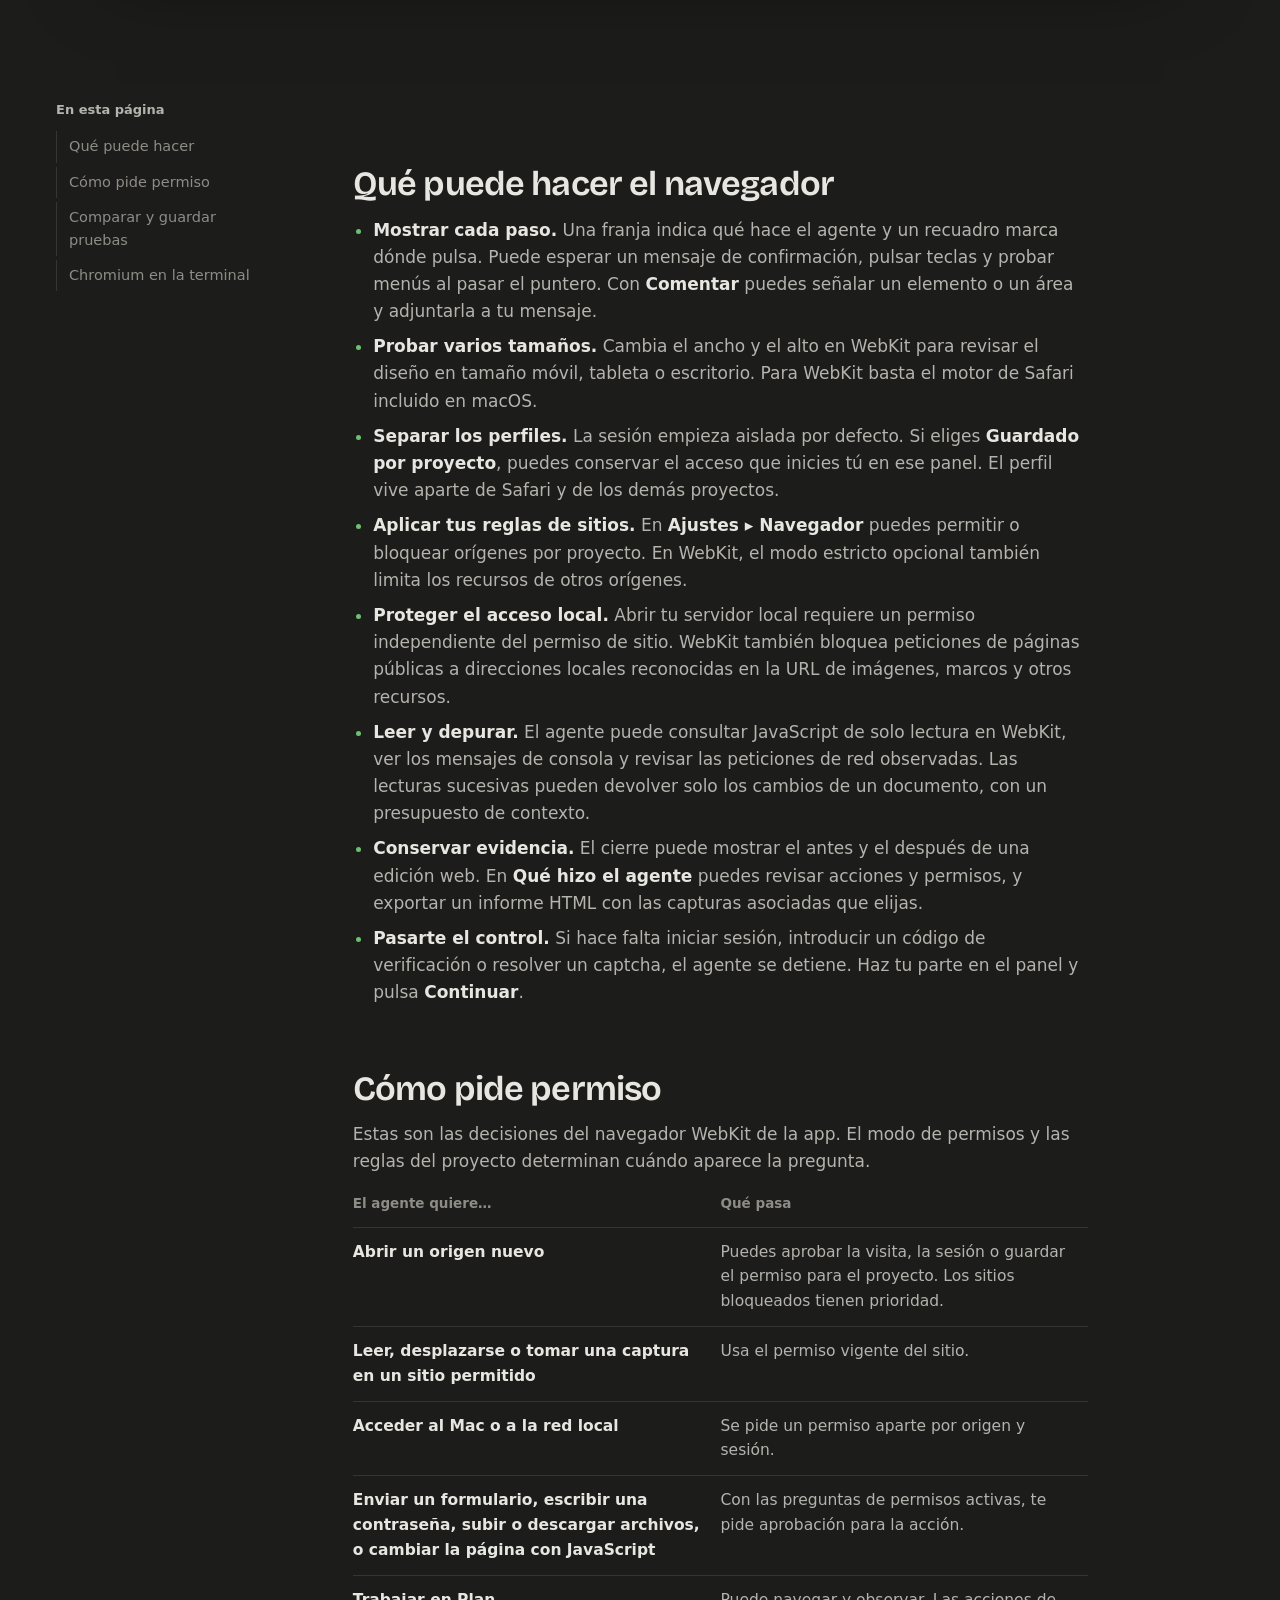
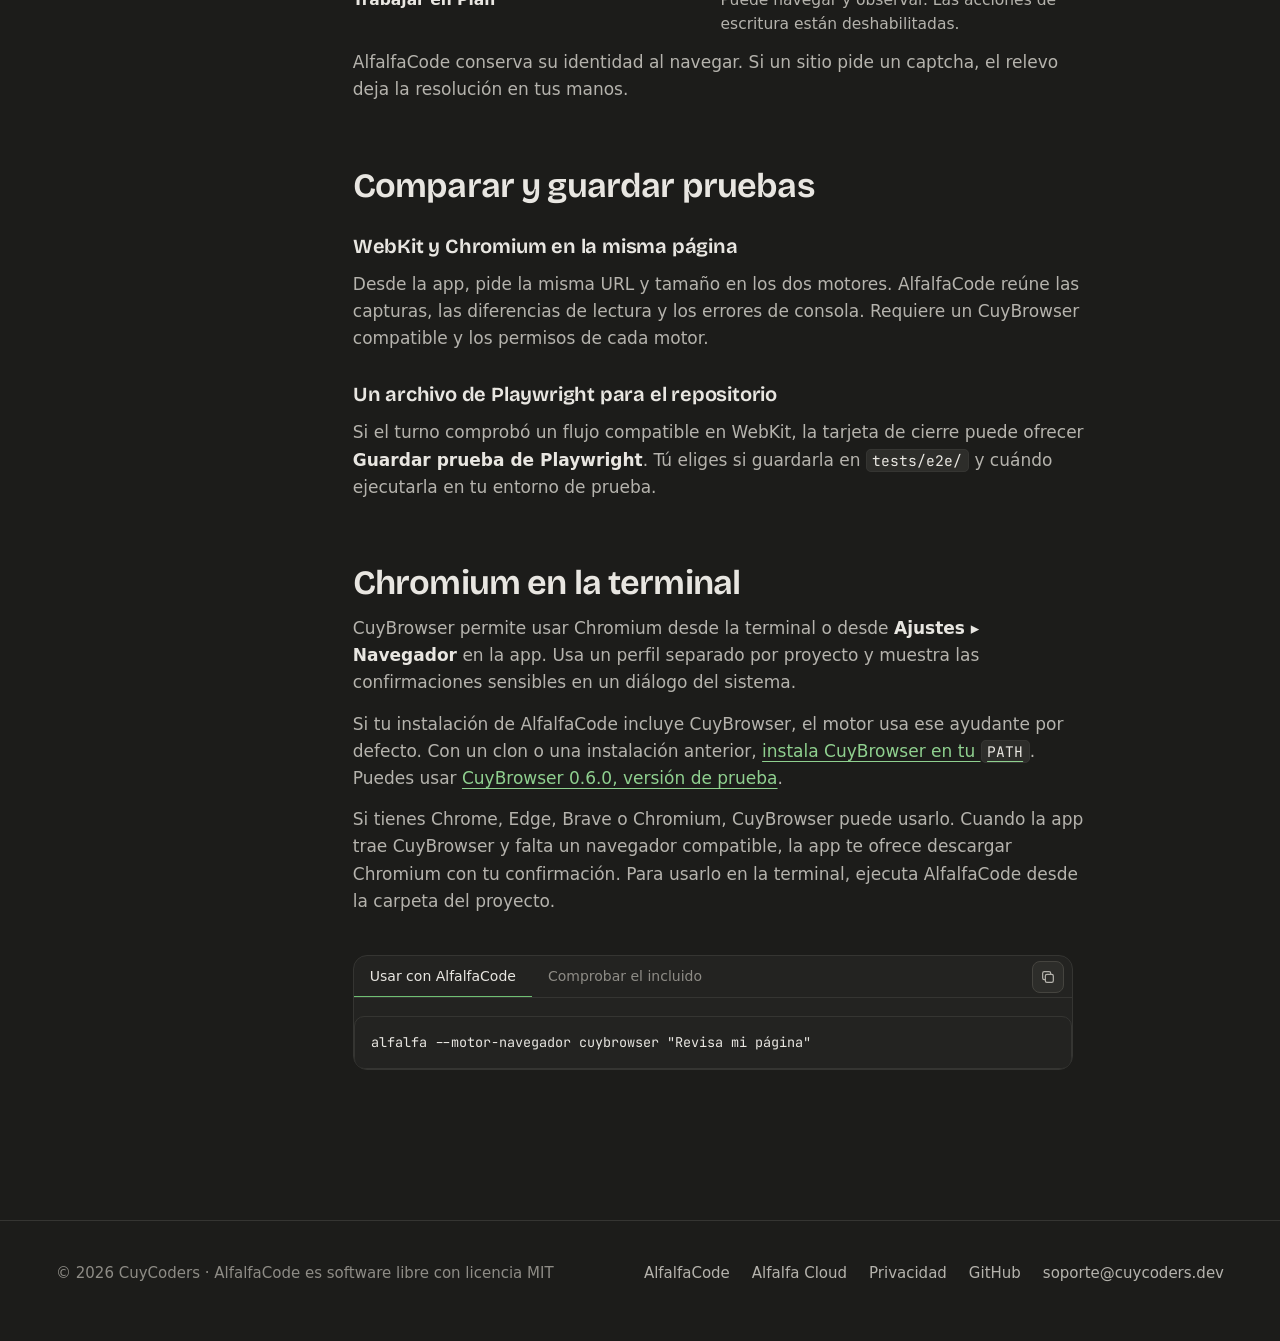
<file: navegador/index.html>
<!doctype html>
<html lang="es">
<head>
<meta charset="utf-8">
<meta name="viewport" content="width=device-width, initial-scale=1">
<title>Navegador de AlfalfaCode · Prueba tu web desde el agente</title>
<meta name="description" content="Prueba tu web en AlfalfaCode con WebKit y CuyBrowser. Mira los pasos del agente, decide sus permisos y guarda pruebas de Playwright.">
<link rel="icon" type="image/png" href="/assets/favicon.png">
<link rel="preload" href="/assets/fonts/bricolage-grotesque-latin-wght-normal.woff2" as="font" type="font/woff2" crossorigin>
<link rel="stylesheet" href="/assets/sitio.css?v=4">
<meta name="theme-color" content="#1c1c1a">
</head>
<body>
<svg width="0" height="0" style="position:absolute" aria-hidden="true">
  <symbol id="i-github" viewBox="0 0 24 24" fill="currentColor"><path d="M12 .5a11.5 11.5 0 0 0-3.64 22.41c.58.1.79-.25.79-.56v-2c-3.2.7-3.88-1.37-3.88-1.37-.52-1.33-1.28-1.69-1.28-1.69-1.05-.71.08-.7.08-.7 1.16.08 1.77 1.19 1.77 1.19 1.03 1.77 2.7 1.26 3.36.96.1-.75.4-1.26.73-1.55-2.55-.29-5.24-1.28-5.24-5.68 0-1.25.45-2.28 1.19-3.08-.12-.29-.52-1.46.11-3.04 0 0 .97-.31 3.17 1.18a11 11 0 0 1 5.77 0c2.2-1.49 3.17-1.18 3.17-1.18.63 1.58.23 2.75.11 3.04.74.8 1.19 1.83 1.19 3.08 0 4.41-2.69 5.38-5.25 5.67.41.36.78 1.06.78 2.14v3.17c0 .31.21.67.8.56A11.5 11.5 0 0 0 12 .5Z"/></symbol>
  <symbol id="i-bajar" viewBox="0 0 24 24" fill="none" stroke="currentColor" stroke-width="2" stroke-linecap="round" stroke-linejoin="round"><path d="M12 4v11M7 10.5l5 5 5-5M5 19.5h14"/></symbol>
  <symbol id="i-copiar" viewBox="0 0 24 24" fill="none" stroke="currentColor" stroke-width="1.8" stroke-linecap="round" stroke-linejoin="round"><rect x="8" y="8" width="12" height="12" rx="2.5"/><path d="M16 8V6.5A2.5 2.5 0 0 0 13.5 4h-7A2.5 2.5 0 0 0 4 6.5v7A2.5 2.5 0 0 0 6.5 16H8"/></symbol>
  <symbol id="i-hecho" viewBox="0 0 24 24" fill="none" stroke="currentColor" stroke-width="2" stroke-linecap="round" stroke-linejoin="round"><path d="m5 12.5 4.5 4.5L19 7.5"/></symbol>
  <symbol id="i-globo" viewBox="0 0 24 24" fill="none" stroke="currentColor" stroke-width="1.8" stroke-linecap="round"><circle cx="12" cy="12" r="9"/><ellipse cx="12" cy="12" rx="4" ry="9"/><path d="M3 12h18"/></symbol>
</svg>

<a class="salto" href="#contenido">Saltar al contenido</a>

<header class="cabecera">
  <div class="envoltura">
    <a class="marca" href="/"><img src="/assets/alfalfacode.svg" alt="" width="30" height="30">AlfalfaCode</a>
    <nav class="nav" aria-label="Principal">
      <a href="/#funciones">Funciones</a>
      <a class="nav-navegador" href="/navegador/" aria-current="page">Navegador</a>
      <a href="/cloud/">Alfalfa Cloud</a>
      <a href="https://github.com/0sw2ld0/AlfalfaCode#readme">Documentación</a>
      <a class="nav-gh" href="https://github.com/0sw2ld0/AlfalfaCode" aria-label="GitHub"><svg aria-hidden="true"><use href="#i-github"/></svg><span>GitHub</span></a>
    </nav>
  </div>
</header>

<main id="contenido">
  <section class="portada portada-navegador" aria-labelledby="navegador-t">
    <div class="envoltura">
      <h1 id="navegador-t">El agente navega. <em>Tú decides qué toca.</em></h1>
      <p class="entrada">Prueba el diseño, los botones y los formularios de tu web en el navegador de la app. El agente abre páginas de internet o tu servidor local en un perfil propio, con los permisos que tú elijas.</p>
      <div class="acciones">
        <a class="boton boton-principal" href="https://github.com/0sw2ld0/AlfalfaCode/releases/latest/download/AlfalfaCode.dmg"><svg aria-hidden="true"><use href="#i-bajar"/></svg>Descargar para Mac</a>
        <a class="boton boton-segundo" href="https://github.com/0sw2ld0/AlfalfaCode"><svg aria-hidden="true"><use href="#i-github"/></svg>Ver el código</a>
      </div>
      <p class="nota">Apple Silicon y macOS 14 o posterior. <a href="https://github.com/0sw2ld0/AlfalfaCode/releases/latest">Ver las notas de la versión disponible</a>.</p>

      <figure class="escena escena-navegador">
        <div class="ventana ventana-navegador" aria-hidden="true">
          <div class="ventana-barra"><i></i><i></i><i></i><span>AlfalfaCode</span></div>
          <div class="lateral">
            <h4>mi-web</h4>
            <div class="sesion activa">Probar el formulario</div>
            <div class="sesion">Revisar el diseño móvil</div>
          </div>
          <div class="chat">
            <div class="mensajes">
              <div class="burbuja">Prueba el formulario de inscripción con datos ficticios.</div>
              <p class="respuesta">Ya rellené el formulario. Voy a comprobar el mensaje que aparece al enviarlo.</p>
              <div class="permiso">
                <p><strong>AlfalfaCode quiere enviar el formulario.</strong></p>
                <p class="permiso-concedido"><svg><use href="#i-hecho"/></svg> Permitido una vez</p>
              </div>
            </div>
            <div class="redactor"><div class="caja">Pide otro cambio…</div></div>
          </div>
          <div class="panel-navegador">
            <div class="direccion-navegador"><svg><use href="#i-globo"/></svg><span>http://127.0.0.1:3000/inscripcion</span></div>
            <p class="accion-navegador">El agente: Pulsando «Enviar»</p>
            <div class="pagina-navegador">
              <div class="formulario-navegador">
                <p class="titulo-formulario">Taller de diseño web</p>
                <p class="campo-formulario">Nombre <span>Ana Ejemplo</span></p>
                <p class="campo-formulario">Correo <span>ana@example.test</span></p>
                <p class="objetivo-navegador"><span>Enviar</span></p>
              </div>
            </div>
          </div>
        </div>
        <figcaption class="pie-ilustracion">Ilustración con datos ficticios. Tras la aprobación, el navegador marca el botón que pulsa el agente.</figcaption>
      </figure>
    </div>
  </section>

  <div class="lectura">
    <div class="envoltura">
      <nav class="indice" aria-label="En esta página">
        <strong>En esta página</strong>
        <a href="#capacidades">Qué puede hacer</a>
        <a href="#permisos">Cómo pide permiso</a>
        <a href="#pruebas">Comparar y guardar pruebas</a>
        <a href="#terminal">Chromium en la terminal</a>
      </nav>
      <article class="texto navegador-detalles">
        <h2 id="capacidades">Qué puede hacer el navegador</h2>
        <ul>
          <li><strong>Mostrar cada paso.</strong> Una franja indica qué hace el agente y un recuadro marca dónde pulsa. Puede esperar un mensaje de confirmación, pulsar teclas y probar menús al pasar el puntero. Con <strong>Comentar</strong> puedes señalar un elemento o un área y adjuntarla a tu mensaje.</li>
          <li><strong>Probar varios tamaños.</strong> Cambia el ancho y el alto en WebKit para revisar el diseño en tamaño móvil, tableta o escritorio. Para WebKit basta el motor de Safari incluido en macOS.</li>
          <li><strong>Separar los perfiles.</strong> La sesión empieza aislada por defecto. Si eliges <strong>Guardado por proyecto</strong>, puedes conservar el acceso que inicies tú en ese panel. El perfil vive aparte de Safari y de los demás proyectos.</li>
          <li><strong>Aplicar tus reglas de sitios.</strong> En <strong>Ajustes ▸ Navegador</strong> puedes permitir o bloquear orígenes por proyecto. En WebKit, el modo estricto opcional también limita los recursos de otros orígenes.</li>
          <li><strong>Proteger el acceso local.</strong> Abrir tu servidor local requiere un permiso independiente del permiso de sitio. WebKit también bloquea peticiones de páginas públicas a direcciones locales reconocidas en la URL de imágenes, marcos y otros recursos.</li>
          <li><strong>Leer y depurar.</strong> El agente puede consultar JavaScript de solo lectura en WebKit, ver los mensajes de consola y revisar las peticiones de red observadas. Las lecturas sucesivas pueden devolver solo los cambios de un documento, con un presupuesto de contexto.</li>
          <li><strong>Conservar evidencia.</strong> El cierre puede mostrar el antes y el después de una edición web. En <strong>Qué hizo el agente</strong> puedes revisar acciones y permisos, y exportar un informe HTML con las capturas asociadas que elijas.</li>
          <li><strong>Pasarte el control.</strong> Si hace falta iniciar sesión, introducir un código de verificación o resolver un captcha, el agente se detiene. Haz tu parte en el panel y pulsa <strong>Continuar</strong>.</li>
        </ul>

        <h2 id="permisos">Cómo pide permiso</h2>
        <p>Estas son las decisiones del navegador WebKit de la app. El modo de permisos y las reglas del proyecto determinan cuándo aparece la pregunta.</p>
        <table class="tabla">
          <thead><tr><th scope="col">El agente quiere…</th><th scope="col">Qué pasa</th></tr></thead>
          <tbody>
            <tr><th scope="row">Abrir un origen nuevo</th><td>Puedes aprobar la visita, la sesión o guardar el permiso para el proyecto. Los sitios bloqueados tienen prioridad.</td></tr>
            <tr><th scope="row">Leer, desplazarse o tomar una captura en un sitio permitido</th><td>Usa el permiso vigente del sitio.</td></tr>
            <tr><th scope="row">Acceder al Mac o a la red local</th><td>Se pide un permiso aparte por origen y sesión.</td></tr>
            <tr><th scope="row">Enviar un formulario, escribir una contraseña, subir o descargar archivos, o cambiar la página con JavaScript</th><td>Con las preguntas de permisos activas, te pide aprobación para la acción.</td></tr>
            <tr><th scope="row">Trabajar en Plan</th><td>Puede navegar y observar. Las acciones de escritura están deshabilitadas.</td></tr>
          </tbody>
        </table>
        <p>AlfalfaCode conserva su identidad al navegar. Si un sitio pide un captcha, el relevo deja la resolución en tus manos.</p>

        <h2 id="pruebas">Comparar y guardar pruebas</h2>
        <h3>WebKit y Chromium en la misma página</h3>
        <p>Desde la app, pide la misma URL y tamaño en los dos motores. AlfalfaCode reúne las capturas, las diferencias de lectura y los errores de consola. Requiere un CuyBrowser compatible y los permisos de cada motor.</p>
        <h3>Un archivo de Playwright para el repositorio</h3>
        <p>Si el turno comprobó un flujo compatible en WebKit, la tarjeta de cierre puede ofrecer <strong>Guardar prueba de Playwright</strong>. Tú eliges si guardarla en <code>tests/e2e/</code> y cuándo ejecutarla en tu entorno de prueba.</p>

        <h2 id="terminal">Chromium en la terminal</h2>
        <p>CuyBrowser permite usar Chromium desde la terminal o desde <strong>Ajustes ▸ Navegador</strong> en la app. Usa un perfil separado por proyecto y muestra las confirmaciones sensibles en un diálogo del sistema.</p>
        <p>Si tu instalación de AlfalfaCode incluye CuyBrowser, el motor usa ese ayudante por defecto. Con un clon o una instalación anterior, <a href="https://github.com/0sw2ld0/cuybrowser/blob/v0.6.0/README.md#instalarlo-en-tu-path">instala CuyBrowser en tu <code>PATH</code></a>. Puedes usar <a href="https://github.com/0sw2ld0/cuybrowser/releases/tag/v0.6.0">CuyBrowser 0.6.0, versión de prueba</a>.</p>
        <p>Si tienes Chrome, Edge, Brave o Chromium, CuyBrowser puede usarlo. Cuando la app trae CuyBrowser y falta un navegador compatible, la app te ofrece descargar Chromium con tu confirmación. Para usarlo en la terminal, ejecuta AlfalfaCode desde la carpeta del proyecto.</p>
        <div class="instalar">
          <div class="pestanas" role="tablist" aria-label="Órdenes de terminal">
            <button id="tab-alfalfa" role="tab" type="button" aria-controls="panel-alfalfa" aria-selected="true">Usar con AlfalfaCode</button>
            <button id="tab-cuybrowser" role="tab" type="button" aria-controls="panel-cuybrowser" aria-selected="false" tabindex="-1">Comprobar el incluido</button>
          </div>
          <div id="panel-alfalfa" class="panel-instalar" role="tabpanel" aria-labelledby="tab-alfalfa">
<pre><span class="orden">alfalfa --motor-navegador cuybrowser "Revisa mi página"</span></pre>
            <button class="copiar" type="button" aria-label="Copiar"><svg class="icono-copiar" aria-hidden="true"><use href="#i-copiar"/></svg><svg class="hecho" aria-hidden="true"><use href="#i-hecho"/></svg></button>
          </div>
          <div id="panel-cuybrowser" class="panel-instalar" role="tabpanel" aria-labelledby="tab-cuybrowser" hidden>
<pre><span class="orden">alfalfa --cuybrowser-estado</span></pre>
            <button class="copiar" type="button" aria-label="Copiar"><svg class="icono-copiar" aria-hidden="true"><use href="#i-copiar"/></svg><svg class="hecho" aria-hidden="true"><use href="#i-hecho"/></svg></button>
          </div>
        </div>
      </article>
    </div>
  </div>
</main>

<footer class="pie-sitio">
  <div class="envoltura">
    <span>© 2026 CuyCoders · AlfalfaCode es software libre con licencia MIT</span>
    <nav aria-label="Pie">
      <a href="/">AlfalfaCode</a>
      <a href="/cloud/">Alfalfa Cloud</a>
      <a href="/privacidad/">Privacidad</a>
      <a href="https://github.com/0sw2ld0/AlfalfaCode">GitHub</a>
      <a href="mailto:soporte@cuycoders.dev">soporte@cuycoders.dev</a>
    </nav>
  </div>
</footer>
<script src="/assets/sitio.js?v=3"></script>
</body>
</html>
</file>
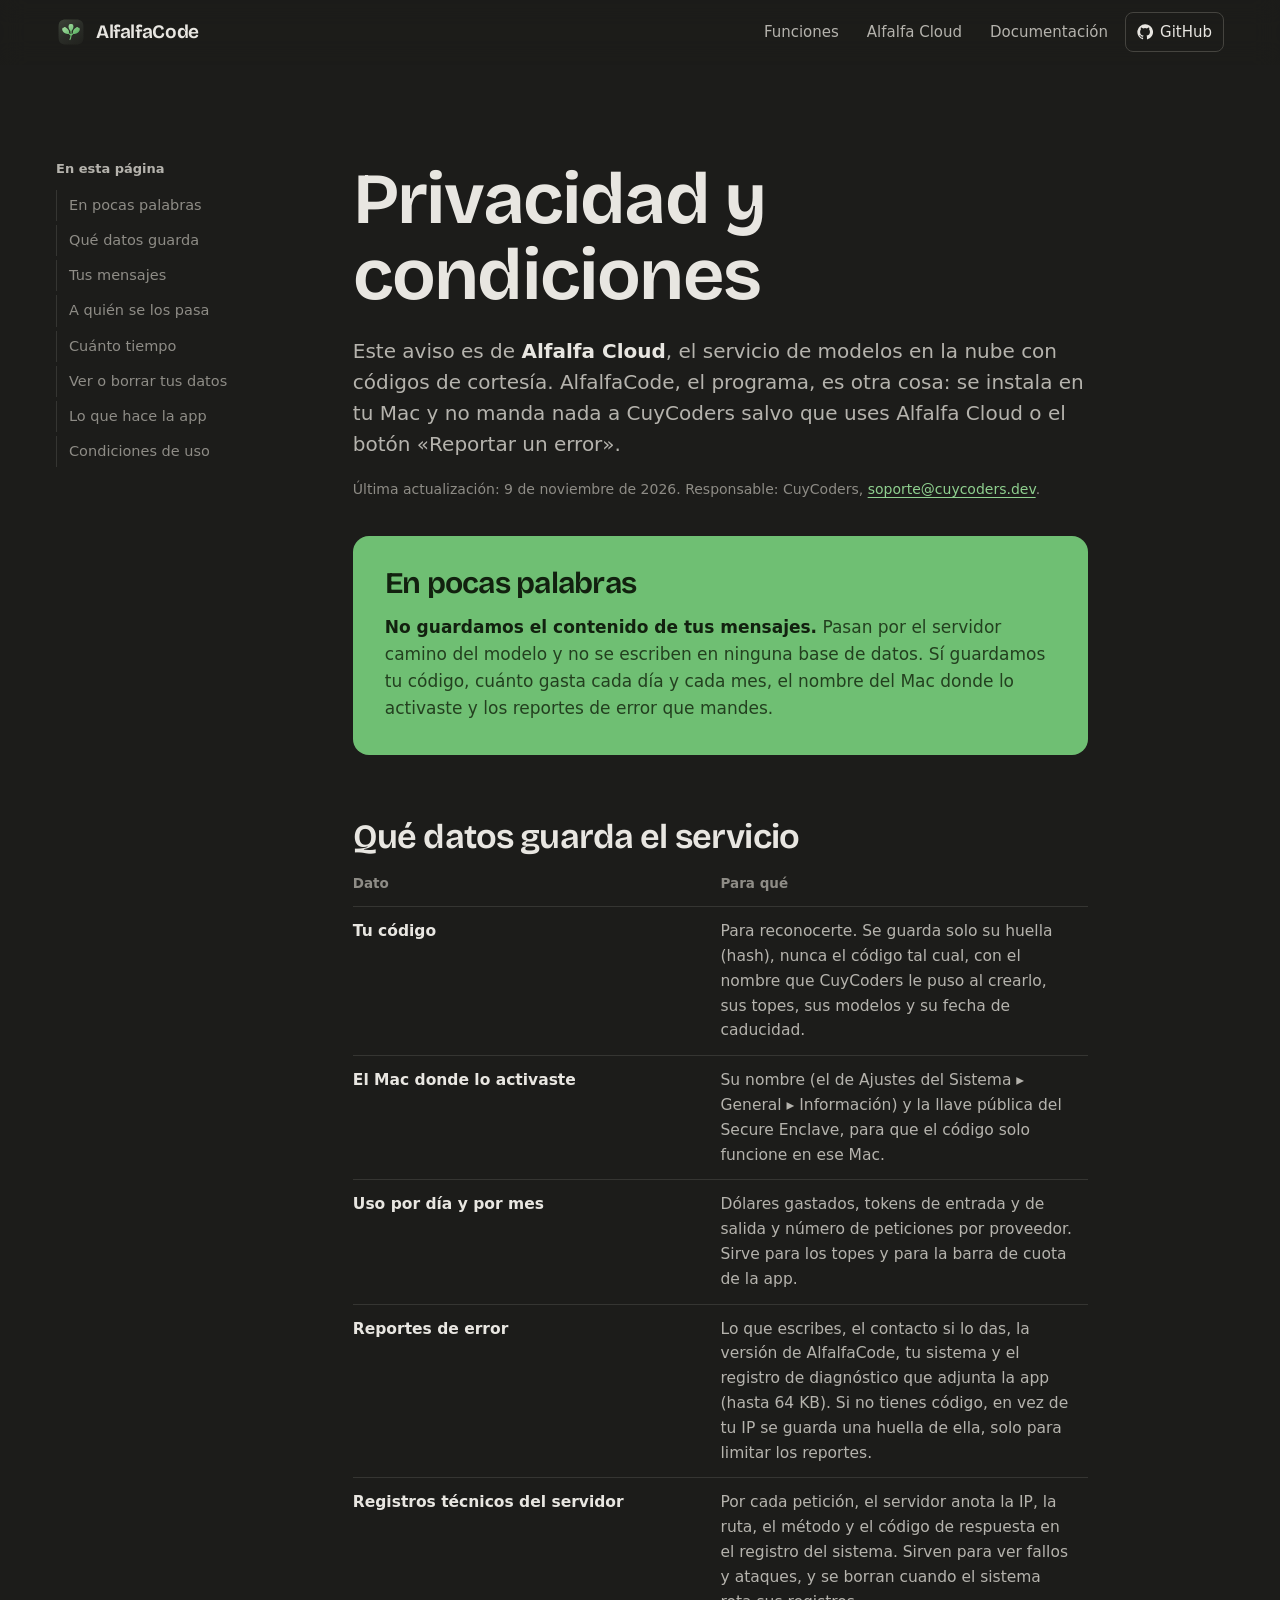
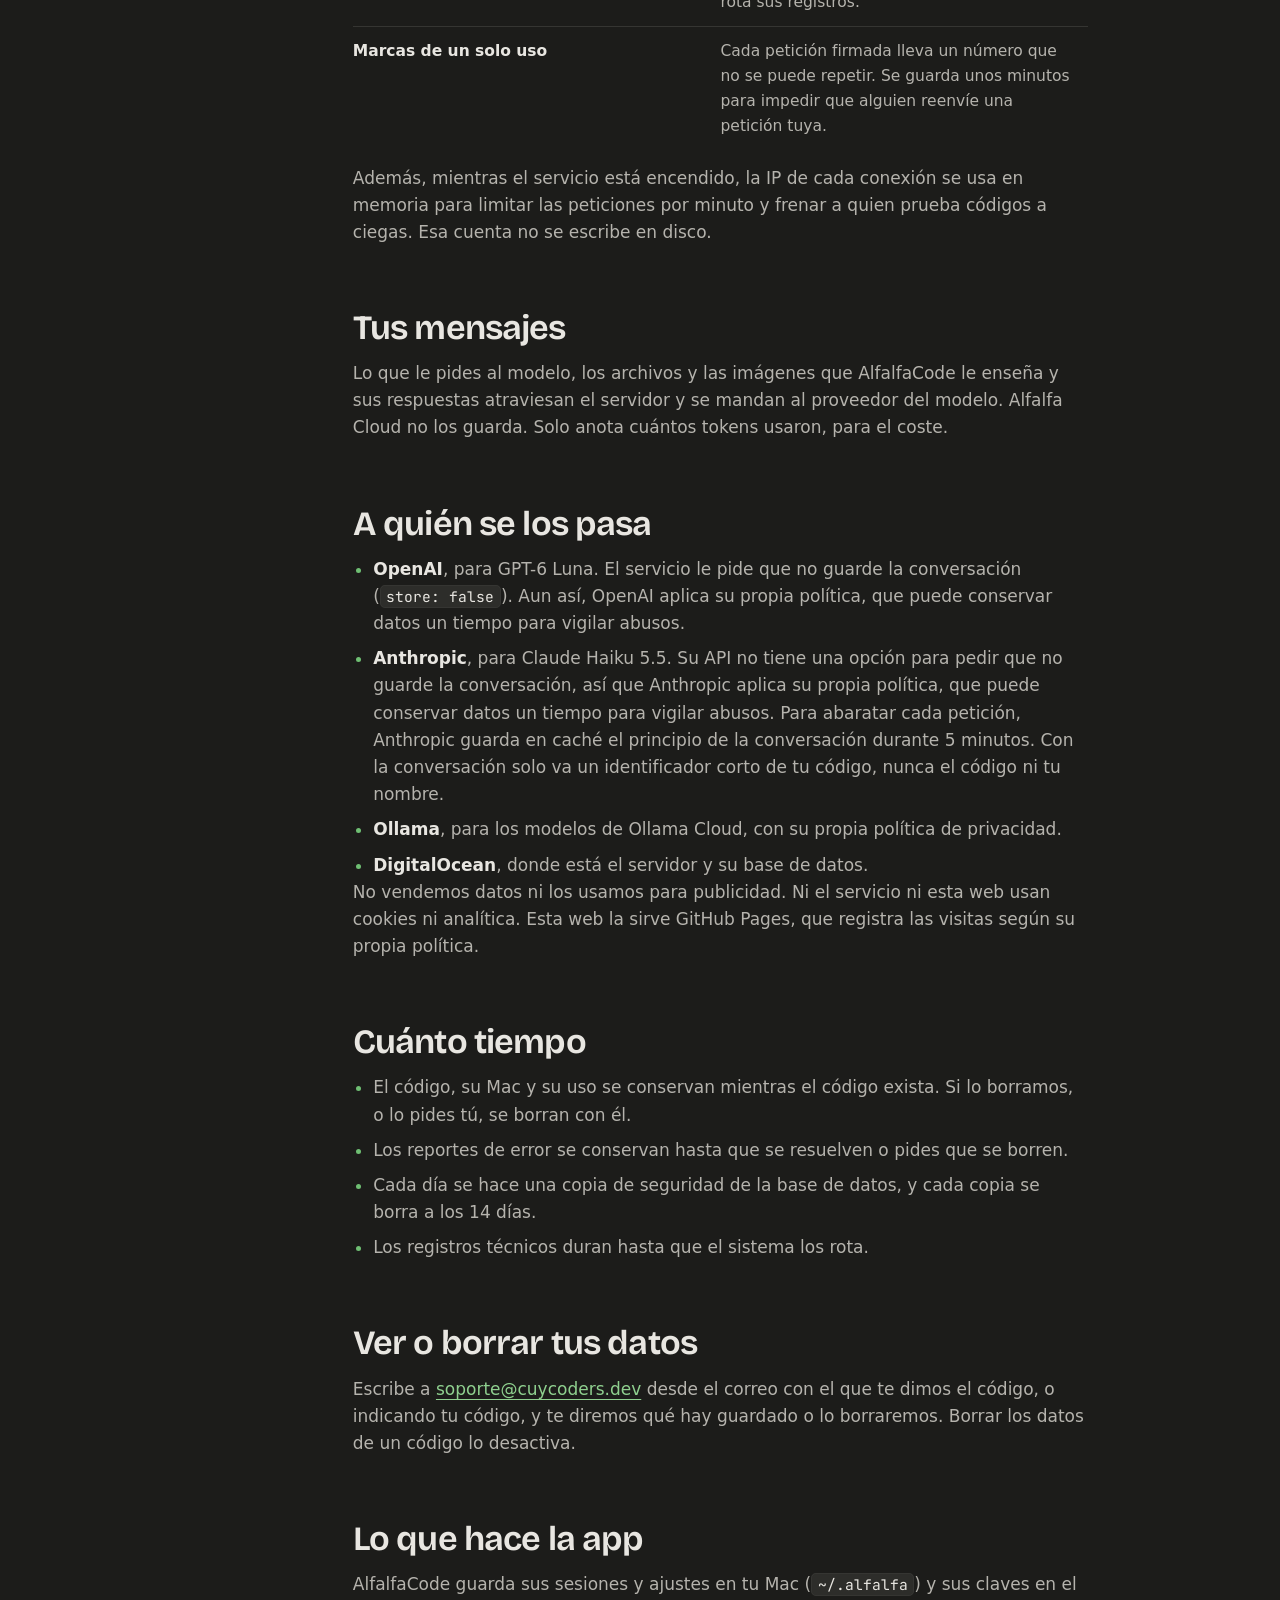
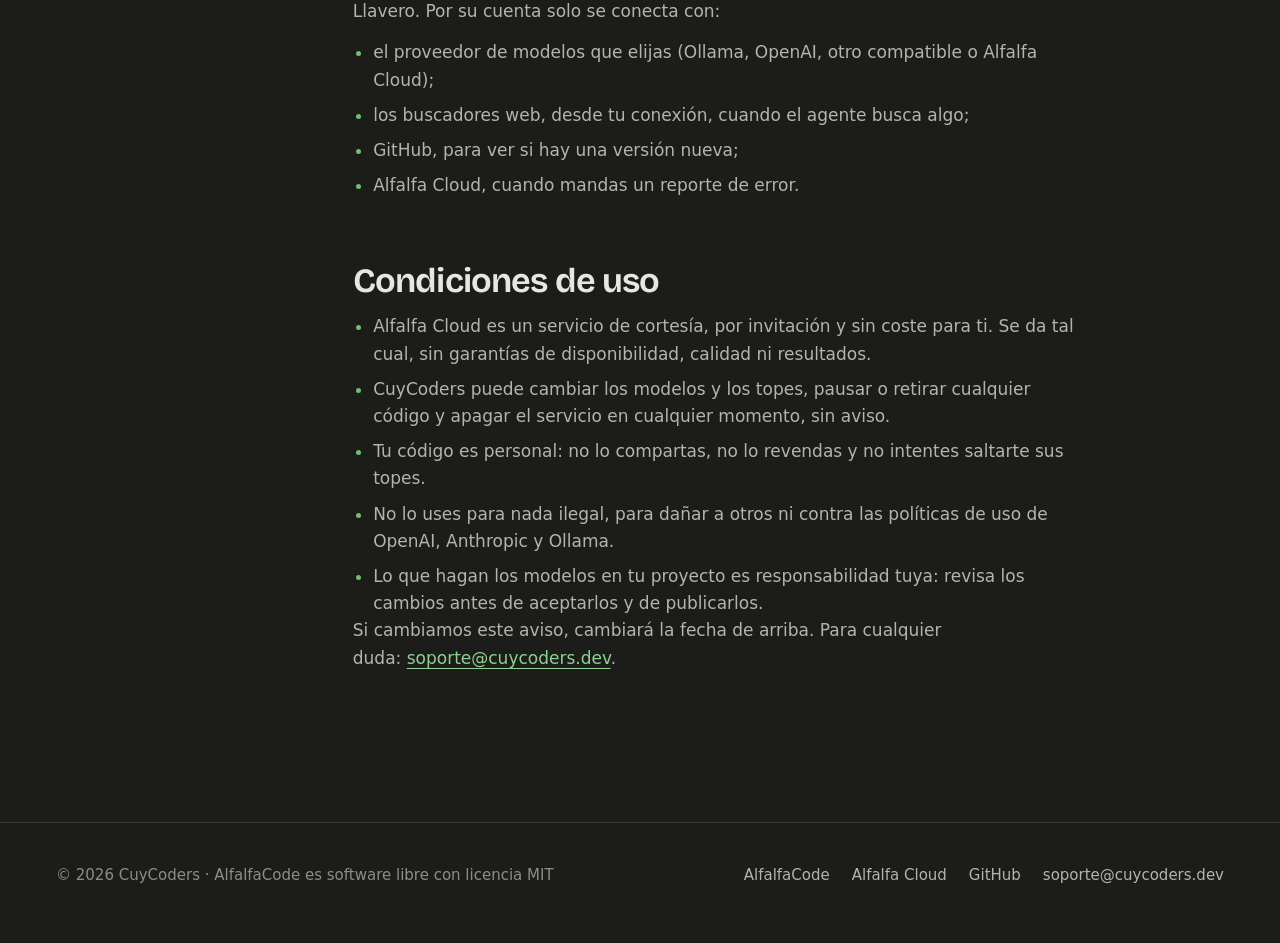
<file: privacidad/index.html>
<!doctype html>
<html lang="es">
<head>
<meta charset="utf-8">
<meta name="viewport" content="width=device-width, initial-scale=1">
<title>Privacidad y condiciones · Alfalfa Cloud</title>
<meta name="description" content="Qué datos recibe y guarda Alfalfa Cloud, a quién se los pasa, cuánto tiempo los conserva y las condiciones de uso del servicio.">
<link rel="icon" type="image/png" href="/assets/favicon.png">
<link rel="preload" href="/assets/fonts/bricolage-grotesque-latin-wght-normal.woff2" as="font" type="font/woff2" crossorigin>
<link rel="stylesheet" href="/assets/sitio.css?v=3">
<meta name="theme-color" content="#1c1c1a">
</head>
<body>
<svg width="0" height="0" style="position:absolute" aria-hidden="true">
  <symbol id="i-github" viewBox="0 0 24 24" fill="currentColor"><path d="M12 .5a11.5 11.5 0 0 0-3.64 22.41c.58.1.79-.25.79-.56v-2c-3.2.7-3.88-1.37-3.88-1.37-.52-1.33-1.28-1.69-1.28-1.69-1.05-.71.08-.7.08-.7 1.16.08 1.77 1.19 1.77 1.19 1.03 1.77 2.7 1.26 3.36.96.1-.75.4-1.26.73-1.55-2.55-.29-5.24-1.28-5.24-5.68 0-1.25.45-2.28 1.19-3.08-.12-.29-.52-1.46.11-3.04 0 0 .97-.31 3.17 1.18a11 11 0 0 1 5.77 0c2.2-1.49 3.17-1.18 3.17-1.18.63 1.58.23 2.75.11 3.04.74.8 1.19 1.83 1.19 3.08 0 4.41-2.69 5.38-5.25 5.67.41.36.78 1.06.78 2.14v3.17c0 .31.21.67.8.56A11.5 11.5 0 0 0 12 .5Z"/></symbol>
</svg>

<a class="salto" href="#contenido">Saltar al contenido</a>

<header class="cabecera">
  <div class="envoltura">
    <a class="marca" href="/"><img src="/assets/alfalfacode.svg" alt="" width="30" height="30">AlfalfaCode</a>
    <nav class="nav" aria-label="Principal">
      <a href="/#funciones">Funciones</a>
      <a class="nav-fija" href="/cloud/">Alfalfa Cloud</a>
      <a href="https://github.com/0sw2ld0/AlfalfaCode#readme">Documentación</a>
      <a class="nav-gh" href="https://github.com/0sw2ld0/AlfalfaCode"><svg aria-hidden="true"><use href="#i-github"/></svg>GitHub</a>
    </nav>
  </div>
</header>

<main id="contenido" class="lectura">
  <div class="envoltura">
    <nav class="indice" aria-label="En esta página">
      <strong>En esta página</strong>
      <a href="#resumen">En pocas palabras</a>
      <a href="#datos">Qué datos guarda</a>
      <a href="#mensajes">Tus mensajes</a>
      <a href="#terceros">A quién se los pasa</a>
      <a href="#tiempo">Cuánto tiempo</a>
      <a href="#derechos">Ver o borrar tus datos</a>
      <a href="#app">Lo que hace la app</a>
      <a href="#condiciones">Condiciones de uso</a>
    </nav>
    <article class="texto">
      <h1>Privacidad y condiciones</h1>
      <p class="entrada">Este aviso es de <strong>Alfalfa Cloud</strong>, el servicio de modelos en la nube con códigos de cortesía. AlfalfaCode, el programa, es otra cosa: se instala en tu Mac y no manda nada a CuyCoders salvo que uses Alfalfa Cloud o el botón «Reportar un error».</p>
      <p class="fecha">Última actualización: 9 de noviembre de 2026. Responsable: CuyCoders, <a href="mailto:soporte@cuycoders.dev">soporte@cuycoders.dev</a>.</p>

      <div class="destacado" id="resumen">
        <h2>En pocas palabras</h2>
        <p><strong>No guardamos el contenido de tus mensajes.</strong> Pasan por el servidor camino del modelo y no se escriben en ninguna base de datos. Sí guardamos tu código, cuánto gasta cada día y cada mes, el nombre del Mac donde lo activaste y los reportes de error que mandes.</p>
      </div>

      <h2 id="datos">Qué datos guarda el servicio</h2>
      <table class="tabla">
        <thead><tr><th scope="col">Dato</th><th scope="col">Para qué</th></tr></thead>
        <tbody>
          <tr><th scope="row">Tu código</th><td>Para reconocerte. Se guarda solo su huella (hash), nunca el código tal cual, con el nombre que CuyCoders le puso al crearlo, sus topes, sus modelos y su fecha de caducidad.</td></tr>
          <tr><th scope="row">El Mac donde lo activaste</th><td>Su nombre (el de Ajustes del Sistema ▸ General ▸ Información) y la llave pública del Secure Enclave, para que el código solo funcione en ese Mac.</td></tr>
          <tr><th scope="row">Uso por día y por mes</th><td>Dólares gastados, tokens de entrada y de salida y número de peticiones por proveedor. Sirve para los topes y para la barra de cuota de la app.</td></tr>
          <tr><th scope="row">Reportes de error</th><td>Lo que escribes, el contacto si lo das, la versión de AlfalfaCode, tu sistema y el registro de diagnóstico que adjunta la app (hasta 64 KB). Si no tienes código, en vez de tu IP se guarda una huella de ella, solo para limitar los reportes.</td></tr>
          <tr><th scope="row">Registros técnicos del servidor</th><td>Por cada petición, el servidor anota la IP, la ruta, el método y el código de respuesta en el registro del sistema. Sirven para ver fallos y ataques, y se borran cuando el sistema rota sus registros.</td></tr>
          <tr><th scope="row">Marcas de un solo uso</th><td>Cada petición firmada lleva un número que no se puede repetir. Se guarda unos minutos para impedir que alguien reenvíe una petición tuya.</td></tr>
        </tbody>
      </table>
      <p style="margin-top:14px">Además, mientras el servicio está encendido, la IP de cada conexión se usa en memoria para limitar las peticiones por minuto y frenar a quien prueba códigos a ciegas. Esa cuenta no se escribe en disco.</p>

      <h2 id="mensajes">Tus mensajes</h2>
      <p>Lo que le pides al modelo, los archivos y las imágenes que AlfalfaCode le enseña y sus respuestas atraviesan el servidor y se mandan al proveedor del modelo. Alfalfa Cloud no los guarda. Solo anota cuántos tokens usaron, para el coste.</p>

      <h2 id="terceros">A quién se los pasa</h2>
      <ul>
        <li><strong>OpenAI</strong>, para GPT-6 Luna. El servicio le pide que no guarde la conversación (<code>store: false</code>). Aun así, OpenAI aplica su propia política, que puede conservar datos un tiempo para vigilar abusos.</li>
        <li><strong>Anthropic</strong>, para Claude Haiku 5.5. Su API no tiene una opción para pedir que no guarde la conversación, así que Anthropic aplica su propia política, que puede conservar datos un tiempo para vigilar abusos. Para abaratar cada petición, Anthropic guarda en caché el principio de la conversación durante 5 minutos. Con la conversación solo va un identificador corto de tu código, nunca el código ni tu nombre.</li>
        <li><strong>Ollama</strong>, para los modelos de Ollama Cloud, con su propia política de privacidad.</li>
        <li><strong>DigitalOcean</strong>, donde está el servidor y su base de datos.</li>
      </ul>
      <p>No vendemos datos ni los usamos para publicidad. Ni el servicio ni esta web usan cookies ni analítica. Esta web la sirve GitHub Pages, que registra las visitas según su propia política.</p>

      <h2 id="tiempo">Cuánto tiempo</h2>
      <ul>
        <li>El código, su Mac y su uso se conservan mientras el código exista. Si lo borramos, o lo pides tú, se borran con él.</li>
        <li>Los reportes de error se conservan hasta que se resuelven o pides que se borren.</li>
        <li>Cada día se hace una copia de seguridad de la base de datos, y cada copia se borra a los 14 días.</li>
        <li>Los registros técnicos duran hasta que el sistema los rota.</li>
      </ul>

      <h2 id="derechos">Ver o borrar tus datos</h2>
      <p>Escribe a <a href="mailto:soporte@cuycoders.dev">soporte@cuycoders.dev</a> desde el correo con el que te dimos el código, o indicando tu código, y te diremos qué hay guardado o lo borraremos. Borrar los datos de un código lo desactiva.</p>

      <h2 id="app">Lo que hace la app</h2>
      <p>AlfalfaCode guarda sus sesiones y ajustes en tu Mac (<code>~/.alfalfa</code>) y sus claves en el Llavero. Por su cuenta solo se conecta con:</p>
      <ul>
        <li>el proveedor de modelos que elijas (Ollama, OpenAI, otro compatible o Alfalfa Cloud);</li>
        <li>los buscadores web, desde tu conexión, cuando el agente busca algo;</li>
        <li>GitHub, para ver si hay una versión nueva;</li>
        <li>Alfalfa Cloud, cuando mandas un reporte de error.</li>
      </ul>

      <h2 id="condiciones">Condiciones de uso</h2>
      <ul>
        <li>Alfalfa Cloud es un servicio de cortesía, por invitación y sin coste para ti. Se da tal cual, sin garantías de disponibilidad, calidad ni resultados.</li>
        <li>CuyCoders puede cambiar los modelos y los topes, pausar o retirar cualquier código y apagar el servicio en cualquier momento, sin aviso.</li>
        <li>Tu código es personal: no lo compartas, no lo revendas y no intentes saltarte sus topes.</li>
        <li>No lo uses para nada ilegal, para dañar a otros ni contra las políticas de uso de OpenAI, Anthropic y Ollama.</li>
        <li>Lo que hagan los modelos en tu proyecto es responsabilidad tuya: revisa los cambios antes de aceptarlos y de publicarlos.</li>
      </ul>
      <p>Si cambiamos este aviso, cambiará la fecha de arriba. Para cualquier duda: <a href="mailto:soporte@cuycoders.dev">soporte@cuycoders.dev</a>.</p>
    </article>
  </div>
</main>

<footer class="pie-sitio">
  <div class="envoltura">
    <span>© 2026 CuyCoders · AlfalfaCode es software libre con licencia MIT</span>
    <nav aria-label="Pie">
      <a href="/">AlfalfaCode</a>
      <a href="/cloud/">Alfalfa Cloud</a>
      <a href="https://github.com/0sw2ld0/AlfalfaCode">GitHub</a>
      <a href="mailto:soporte@cuycoders.dev">soporte@cuycoders.dev</a>
    </nav>
  </div>
</footer>
<script src="/assets/sitio.js?v=3"></script>
</body>
</html>
</file>
<file: assets/sitio.css>
/* cuycoders.dev — AlfalfaCode y Alfalfa Cloud.
   Paleta de la app de Mac (alfalfa-mac/Sources/AlfalfaCode/Theme.swift). */

@font-face {
  font-family: "Bricolage Grotesque";
  src: url("/assets/fonts/bricolage-grotesque-latin-wght-normal.woff2") format("woff2");
  font-weight: 200 800;
  font-display: swap;
}
@font-face {
  font-family: "JetBrains Mono";
  src: url("/assets/fonts/jetbrains-mono-latin-wght-normal.woff2") format("woff2");
  font-weight: 100 800;
  font-display: swap;
}

:root {
  --fondo: #1c1c1a;
  --fondo-2: #232321;
  --app: #262624;
  --barra: #1f1f1d;
  --tarjeta: #2d2d2a;
  --borde: #353532;
  --borde-2: #45443f;
  --seleccion: #33332f;
  --texto: #e8e6e1;
  --texto-2: #b5b3ad;
  --texto-3: #8e8c86;
  --alfalfa: #6fbf73;
  --alfalfa-claro: #8fd08f;
  --alfalfa-hondo: #2f5a33;
  --campo: #6fbf73;
  --campo-tinta: #12210f;
  --campo-tinta-2: #23401f;
  --aviso: #e5b23e;
  --peligro: #e88a80;
  --enlace: #7ba7f0;

  --display: "Bricolage Grotesque", ui-sans-serif, system-ui, sans-serif;
  --cuerpo: -apple-system, BlinkMacSystemFont, "Segoe UI", system-ui, sans-serif;
  --mono: "JetBrains Mono", ui-monospace, "SF Mono", Menlo, monospace;

  --ancho: 1180px;
  --margen: clamp(20px, 5vw, 56px);
  --curva: cubic-bezier(0.16, 1, 0.3, 1);
  color-scheme: dark;
}

*, *::before, *::after { box-sizing: border-box; }
html { -webkit-text-size-adjust: 100%; scroll-behavior: smooth; scrollbar-color: var(--borde-2) var(--fondo); }
body {
  margin: 0;
  background: var(--fondo);
  color: var(--texto);
  font-family: var(--cuerpo);
  font-size: 17px;
  line-height: 1.6;
  -webkit-font-smoothing: antialiased;
  text-rendering: optimizeLegibility;
}
::selection { background: var(--alfalfa); color: var(--campo-tinta); }
img, svg { display: block; max-width: 100%; }
a { color: var(--alfalfa-claro); text-decoration-thickness: 1px; text-underline-offset: 0.22em; }
a:hover { color: var(--texto); }
:focus-visible { outline: 2px solid var(--alfalfa-claro); outline-offset: 3px; border-radius: 4px; }
code, kbd, pre { font-family: var(--mono); font-size: 0.86em; }
:not(pre) > code { background: var(--tarjeta); border: 1px solid var(--borde); padding: 0.08em 0.38em; border-radius: 5px; color: var(--texto); }
h1, h2, h3 { font-family: var(--display); font-weight: 650; letter-spacing: -0.025em; line-height: 1.06; text-wrap: balance; margin: 0; }
p { margin: 0; text-wrap: pretty; }

.salto { position: absolute; left: -9999px; }
.salto:focus { left: 16px; top: 12px; z-index: 50; background: var(--alfalfa); color: var(--campo-tinta); padding: 8px 14px; border-radius: 8px; }

.envoltura { width: min(100% - 2 * var(--margen), var(--ancho)); margin-inline: auto; }

/* Cabecera */
.cabecera { position: sticky; top: 0; z-index: 20; background: rgb(28 28 26 / 0.86); backdrop-filter: saturate(140%) blur(12px); -webkit-backdrop-filter: saturate(140%) blur(12px); border-bottom: 1px solid transparent; transition: border-color 0.3s; }
.cabecera.con-borde { border-bottom-color: var(--borde); }
.cabecera .envoltura { display: flex; align-items: center; gap: 28px; height: 64px; }
.marca { display: flex; align-items: center; gap: 10px; color: var(--texto); text-decoration: none; font-family: var(--display); font-weight: 650; font-size: 19px; letter-spacing: -0.02em; }
.marca img { width: 30px; height: 30px; }
.marca:hover { color: var(--texto); }
.nav { display: flex; gap: 6px; margin-left: auto; align-items: center; }
.nav a { color: var(--texto-2); text-decoration: none; font-size: 15px; padding: 7px 11px; border-radius: 8px; }
.nav a:hover, .nav a[aria-current="page"] { color: var(--texto); background: var(--tarjeta); }
.nav .nav-gh { display: inline-flex; align-items: center; gap: 7px; color: var(--texto); border: 1px solid var(--borde-2); }
.nav .nav-gh svg { width: 16px; height: 16px; }
@media (max-width: 720px) {
  .nav a:not(.nav-gh):not(.nav-fija) { display: none; }
}
@media (max-width: 520px) {
  .nav a.nav-fija { display: none; }
  .panel-instalar pre { font-size: 12.5px; }
  .cabecera .envoltura { gap: 12px; }
}

/* Botones */
.boton { display: inline-flex; align-items: center; gap: 9px; font: 600 16px/1 var(--cuerpo); padding: 13px 20px; border-radius: 10px; text-decoration: none; border: 1px solid transparent; cursor: pointer; transition: background-color 0.2s, border-color 0.2s, color 0.2s, transform 0.2s var(--curva); }
.boton svg { width: 18px; height: 18px; }
.boton-principal { background: var(--alfalfa); color: var(--campo-tinta); }
.boton-principal:hover { background: var(--alfalfa-claro); color: var(--campo-tinta); }
.boton-principal:active { transform: translateY(1px); }
.boton-segundo { background: transparent; color: var(--texto); border-color: var(--borde-2); }
.boton-segundo:hover { background: var(--tarjeta); color: var(--texto); }

/* Portada */
.portada { padding: clamp(56px, 8vw, 96px) 0 0; }
@media (min-width: 1100px) {
  .portada-cabeza { display: grid; grid-template-columns: minmax(0, 1.08fr) minmax(0, 0.92fr); gap: 56px; align-items: end; }
  .portada-cabeza .instalar { margin-top: 0; }
  .portada .portada-cabeza h1 { font-size: clamp(56px, 5.6vw, 84px); }
  .portada-cabeza .escena { margin-top: 64px; }
}
.portada h1 { font-size: clamp(44px, 7.4vw, 92px); max-width: 13ch; }
.portada h1 em { font-style: normal; color: var(--alfalfa); }
.portada .entrada { margin-top: 26px; font-size: clamp(18px, 1.7vw, 21px); color: var(--texto-2); max-width: 58ch; line-height: 1.55; }
.portada .acciones { margin-top: 34px; display: flex; flex-wrap: wrap; gap: 12px; align-items: center; }
.portada .nota { margin-top: 16px; font-size: 14px; color: var(--texto-3); }

/* Instalación con pestañas */
.instalar { position: relative; margin-top: 40px; max-width: 720px; border: 1px solid var(--borde); border-radius: 14px; background: var(--fondo-2); overflow: hidden; }
.pestanas { display: flex; border-bottom: 1px solid var(--borde); overflow-x: auto; padding-right: 56px; }
.pestanas button { font: 500 14px/1 var(--cuerpo); color: var(--texto-3); background: none; border: 0; padding: 13px 16px; cursor: pointer; border-bottom: 2px solid transparent; margin-bottom: -1px; white-space: nowrap; }
.pestanas button:hover { color: var(--texto); }
.pestanas button[aria-selected="true"] { color: var(--texto); border-bottom-color: var(--alfalfa); }
.panel-instalar { position: static; }
.panel-instalar[hidden] { display: none; }
.panel-instalar pre { margin: 0; padding: 18px 20px; overflow-x: auto; line-height: 1.75; color: var(--texto); font-size: 14px; }
.panel-instalar pre .indicador { color: var(--texto-3); user-select: none; }
.panel-instalar pre .comentario { color: var(--texto-3); }
.copiar { position: absolute; top: 5px; right: 8px; width: 32px; height: 32px; display: grid; place-items: center; border-radius: 8px; border: 1px solid var(--borde-2); background: var(--tarjeta); color: var(--texto-2); cursor: pointer; }
.copiar:hover { color: var(--texto); }
.copiar svg { width: 16px; height: 16px; }
.copiar .hecho { display: none; color: var(--alfalfa); }
.copiar.copiado .hecho { display: block; }
.copiar.copiado .icono-copiar { display: none; }

/* Ventana de la app (ilustración) */
.escena { margin-top: clamp(56px, 7vw, 88px); position: relative; }
.escena::before { content: ""; position: absolute; inset: 18% -6% -10%; background: radial-gradient(60% 55% at 50% 40%, rgb(111 191 115 / 0.16), transparent 70%); pointer-events: none; z-index: 0; }
.ventana { position: relative; z-index: 1; border: 1px solid var(--borde-2); border-radius: 14px; overflow: hidden; background: var(--app); box-shadow: 0 30px 80px -20px rgb(0 0 0 / 0.7), 0 2px 8px rgb(0 0 0 / 0.3); display: grid; grid-template-columns: 236px 1fr; min-height: 560px; font-size: 14px; }
.ventana-barra { grid-column: 1 / -1; height: 40px; display: flex; align-items: center; gap: 8px; padding: 0 14px; background: var(--barra); border-bottom: 1px solid var(--borde); }
.ventana-barra i { width: 12px; height: 12px; border-radius: 50%; background: #4a4945; }
.ventana-barra i:nth-child(1) { background: #ec6a5e; } .ventana-barra i:nth-child(2) { background: #f4bf4f; } .ventana-barra i:nth-child(3) { background: #61c554; }
.ventana-barra span { margin-left: 12px; color: var(--texto-3); font-size: 13px; }
.lateral { background: var(--barra); border-right: 1px solid var(--borde); padding: 14px 10px; display: flex; flex-direction: column; gap: 2px; }
.lateral .nueva { display: flex; align-items: center; gap: 8px; color: var(--texto); padding: 8px 10px; border-radius: 8px; font-weight: 500; }
.lateral .nueva svg { width: 16px; height: 16px; color: var(--alfalfa); }
.lateral h4 { font: 600 11.5px/1 var(--cuerpo); color: var(--texto-3); margin: 16px 10px 8px; letter-spacing: 0.02em; }
.lateral .sesion { padding: 8px 10px; border-radius: 8px; color: var(--texto-2); white-space: nowrap; overflow: hidden; text-overflow: ellipsis; }
.lateral .sesion.activa { background: var(--seleccion); color: var(--texto); }
.lateral .pie { margin-top: auto; display: flex; align-items: center; gap: 8px; padding: 10px; color: var(--texto-2); border-top: 1px solid var(--borde); }
.lateral .pie b { width: 24px; height: 24px; border-radius: 50%; background: #5f8f5c; color: #fff; display: grid; place-items: center; font: 600 12px/1 var(--cuerpo); }
.lateral .pie small { color: var(--texto-3); }
.chat { display: flex; flex-direction: column; min-width: 0; }
.mensajes { flex: 1; padding: 26px clamp(18px, 4vw, 48px) 18px; display: flex; flex-direction: column; gap: 16px; max-width: 760px; width: 100%; margin-inline: auto; }
.burbuja { align-self: flex-end; background: var(--seleccion); padding: 10px 14px; border-radius: 14px; max-width: 80%; color: var(--texto); }
.respuesta { color: var(--texto); line-height: 1.6; }
.respuesta code { font-size: 12.5px; }
.plan { border: 1px solid var(--borde); border-radius: 12px; padding: 12px 14px; display: grid; gap: 7px; background: var(--fondo-2); }
.plan .paso { display: flex; align-items: center; gap: 10px; color: var(--texto-2); }
.plan .paso svg { width: 16px; height: 16px; flex: none; }
.plan .paso.hecho { color: var(--texto-3); text-decoration: line-through; text-decoration-color: var(--borde-2); }
.plan .paso.hecho svg { color: var(--alfalfa); }
.plan .paso.ahora { color: var(--texto); }
.plan .paso.ahora svg { color: var(--aviso); }
.permiso { border: 1px solid var(--borde-2); border-radius: 12px; background: var(--tarjeta); padding: 14px; display: grid; gap: 12px; transition: opacity 0.3s; }
.permiso p { color: var(--texto-2); }
.permiso p strong { color: var(--texto); font-weight: 600; }
.permiso pre { margin: 0; background: var(--fondo); border: 1px solid var(--borde); border-radius: 8px; padding: 9px 12px; color: var(--texto); font-size: 12.5px; overflow-x: auto; }
.permiso .opciones { display: flex; flex-wrap: wrap; gap: 8px; }
.permiso .opciones button { font: 500 13px/1 var(--cuerpo); padding: 9px 12px; border-radius: 8px; border: 1px solid var(--borde-2); background: var(--app); color: var(--texto); cursor: pointer; }
.permiso .opciones button:hover { background: var(--seleccion); }
.permiso .opciones button.si { background: var(--alfalfa); border-color: var(--alfalfa); color: var(--campo-tinta); }
.permiso .opciones button.si:hover { background: var(--alfalfa-claro); }
.permiso.resuelto { opacity: 0.55; }
.permiso.resuelto .opciones { display: none; }
.salida { border: 1px solid var(--borde); border-radius: 10px; background: var(--fondo); font-family: var(--mono); font-size: 12.5px; padding: 10px 12px; color: var(--texto-2); white-space: pre-wrap; animation: aparece 0.5s var(--curva); }
.salida .bien { color: var(--alfalfa); }
.oculto { display: none !important; }
.redactor { margin: 0 clamp(18px, 4vw, 48px) 18px; max-width: 760px; align-self: center; width: calc(100% - 2 * clamp(18px, 4vw, 48px)); }
.redactor .caja { border: 1px solid var(--borde-2); border-radius: 14px; background: var(--fondo-2); padding: 12px 14px; color: var(--texto-3); display: flex; justify-content: space-between; align-items: center; }
.redactor .caja b { width: 28px; height: 28px; border-radius: 50%; background: var(--borde-2); display: grid; place-items: center; }
.redactor .caja b svg { width: 14px; height: 14px; color: var(--fondo); }
.redactor .fichas { display: flex; gap: 14px; padding: 8px 6px 0; color: var(--texto-3); font-size: 12.5px; flex-wrap: wrap; }
.redactor .fichas span:first-child { font-family: var(--mono); color: var(--texto-2); }
.pie-ilustracion { margin-top: 14px; color: var(--texto-3); font-size: 13.5px; display: flex; gap: 10px; align-items: center; flex-wrap: wrap; }
.pie-ilustracion button { font: 500 13.5px/1 var(--cuerpo); background: none; border: 0; color: var(--alfalfa-claro); cursor: pointer; padding: 4px 0; text-decoration: underline; text-underline-offset: 0.22em; }
@media (max-width: 860px) {
  .ventana { grid-template-columns: 1fr; }
  .lateral { display: none; }
}
@keyframes aparece { from { opacity: 0; transform: translateY(6px); filter: blur(3px); } to { opacity: 1; transform: none; filter: none; } }

/* Secciones */
.seccion { padding: clamp(80px, 11vw, 140px) 0 0; }
.seccion > .envoltura > h2, .seccion h2.titulo { font-size: clamp(34px, 4.6vw, 56px); max-width: 18ch; }
.seccion .bajada { margin-top: 18px; color: var(--texto-2); font-size: 19px; max-width: 60ch; }

/* Tres maneras */
.maneras { margin-top: 48px; display: grid; grid-template-columns: repeat(2, 1fr); border-top: 1px solid var(--borde); }
/* Dos por fila: la de la izquierda con borde a la derecha, la de la derecha con aire a la izquierda. */
.manera { padding: 28px 28px 30px 0; border-right: 1px solid var(--borde); border-bottom: 1px solid var(--borde); }
.manera:nth-child(2n) { padding-left: 28px; border-right: 0; }
/* La última fila, sin borde abajo. */
.manera:nth-child(2n + 1):nth-last-child(-n + 2), .manera:nth-child(2n + 1):nth-last-child(-n + 2) + .manera { border-bottom: 0; }
.manera h3 { font-size: 24px; display: flex; align-items: center; gap: 10px; }
.manera h3 svg { width: 22px; height: 22px; color: var(--alfalfa); }
.manera p { margin-top: 12px; color: var(--texto-2); }
.manera pre { margin: 18px 0 0; font-size: 13px; color: var(--texto); background: var(--fondo-2); border: 1px solid var(--borde); border-radius: 10px; padding: 12px 14px; overflow-x: auto; }
@media (max-width: 860px) {
  .maneras { grid-template-columns: 1fr; }
  .manera, .manera + .manera { padding: 26px 0; border-right: 0; border-bottom: 1px solid var(--borde); }
}

/* Funciones: lista a dos columnas, sin tarjetas */
.funciones { margin-top: 56px; display: grid; grid-template-columns: repeat(2, minmax(0, 1fr)); column-gap: clamp(32px, 6vw, 88px); }
.funcion { display: grid; grid-template-columns: 26px 1fr; column-gap: 16px; padding: 24px 0; border-top: 1px solid var(--borde); }
.funcion svg { width: 22px; height: 22px; color: var(--alfalfa); margin-top: 3px; }
.funcion h3 { font-size: 21px; letter-spacing: -0.015em; }
.funcion p { grid-column: 2; margin-top: 8px; color: var(--texto-2); font-size: 16px; }
@media (max-width: 760px) { .funciones { grid-template-columns: 1fr; } }

/* Pasos */
.pasos { margin-top: 52px; display: grid; grid-template-columns: repeat(3, 1fr); gap: clamp(24px, 4vw, 48px); counter-reset: paso; }
.paso-inicio { counter-increment: paso; }
.paso-inicio::before { content: counter(paso); display: grid; place-items: center; width: 40px; height: 40px; border-radius: 50%; border: 1px solid var(--alfalfa); color: var(--alfalfa-claro); font: 600 17px/1 var(--display); }
.paso-inicio h3 { margin-top: 20px; font-size: 23px; }
.paso-inicio p { margin-top: 10px; color: var(--texto-2); font-size: 16px; }
@media (max-width: 860px) { .pasos { grid-template-columns: 1fr; } }

/* Franja de Alfalfa Cloud: el verde ocupa la sección entera */
.campo { margin-top: clamp(96px, 12vw, 150px); background: var(--campo); color: var(--campo-tinta); position: relative; overflow: hidden; }
.campo .envoltura { padding: clamp(64px, 9vw, 112px) 0; display: grid; grid-template-columns: minmax(0, 1.2fr) minmax(0, 0.8fr); gap: clamp(32px, 6vw, 80px); align-items: end; position: relative; z-index: 1; }
.campo h2 { font-size: clamp(38px, 5.4vw, 68px); max-width: 14ch; }
.campo p { margin-top: 20px; font-size: 19px; color: var(--campo-tinta-2); max-width: 46ch; }
.campo .boton-principal { background: var(--campo-tinta); color: var(--alfalfa-claro); }
.campo .boton-principal:hover { background: #000; color: var(--alfalfa-claro); }
.campo .boton-segundo { border-color: rgb(18 33 15 / 0.35); color: var(--campo-tinta); }
.campo .boton-segundo:hover { background: rgb(18 33 15 / 0.08); color: var(--campo-tinta); }
.campo .acciones { display: flex; gap: 12px; flex-wrap: wrap; }
.campo a:not(.boton) { color: var(--campo-tinta); }
.campo ::selection { background: var(--campo-tinta); color: var(--alfalfa-claro); }
.campo :focus-visible { outline-color: var(--campo-tinta); }
.campo .ramita { position: absolute; right: -60px; bottom: -90px; width: 520px; height: 520px; color: rgb(18 33 15 / 0.12); z-index: 0; }
@media (max-width: 860px) { .campo .envoltura { grid-template-columns: 1fr; align-items: start; } .campo .ramita { width: 340px; height: 340px; right: -80px; } }

/* Código abierto */
.abierto { display: grid; grid-template-columns: minmax(0, 1fr) auto; gap: 40px; align-items: end; }
.abierto .dato { font-family: var(--display); font-size: clamp(64px, 9vw, 120px); font-weight: 700; letter-spacing: -0.04em; line-height: 0.9; color: var(--alfalfa); }
@media (max-width: 760px) { .abierto { grid-template-columns: 1fr; } }

/* Pie */
.pie-sitio { margin-top: clamp(96px, 12vw, 150px); border-top: 1px solid var(--borde); padding: 40px 0 56px; color: var(--texto-3); font-size: 15px; }
.pie-sitio .envoltura { display: flex; flex-wrap: wrap; gap: 20px 40px; justify-content: space-between; align-items: center; }
.pie-sitio nav { display: flex; flex-wrap: wrap; gap: 8px 22px; }
.pie-sitio a { color: var(--texto-2); text-decoration: none; }
.pie-sitio a:hover { color: var(--texto); text-decoration: underline; }

/* Páginas de lectura: Cloud y privacidad */
.lectura { padding: clamp(56px, 8vw, 96px) 0 0; }
.lectura .envoltura { display: grid; grid-template-columns: 220px minmax(0, 1fr); gap: clamp(32px, 6vw, 80px); align-items: start; }
.lectura .indice { position: sticky; top: 96px; display: grid; gap: 4px; font-size: 14.5px; }
.lectura .indice a { color: var(--texto-3); text-decoration: none; padding: 4px 0 4px 12px; border-left: 1px solid var(--borde); }
.lectura .indice a:hover { color: var(--texto); border-left-color: var(--alfalfa); }
.lectura .indice strong { font: 600 13px/1.3 var(--cuerpo); color: var(--texto-2); margin-bottom: 8px; }
.texto { max-width: 68ch; min-width: 0; }
.texto h1 { font-size: clamp(40px, 6vw, 72px); }
.texto .entrada { margin-top: 22px; font-size: 20px; color: var(--texto-2); line-height: 1.55; }
.texto h2 { font-size: clamp(26px, 3vw, 34px); margin-top: 64px; scroll-margin-top: 90px; }
.texto h3 { font-size: 20px; margin-top: 32px; letter-spacing: -0.01em; }
.texto p, .texto li { color: var(--texto-2); }
.texto h2 + p, .texto h3 + p, .texto h2 + ul, .texto h3 + ul { margin-top: 14px; }
.texto p + p { margin-top: 14px; }
.texto ul { padding-left: 1.2em; margin: 14px 0 0; }
.texto li + li { margin-top: 8px; }
.texto li::marker { color: var(--alfalfa); }
.texto strong { color: var(--texto); font-weight: 600; }
.texto pre { margin: 18px 0 0; background: var(--fondo-2); border: 1px solid var(--borde); border-radius: 10px; padding: 14px 16px; overflow-x: auto; color: var(--texto); font-size: 13.5px; line-height: 1.7; }
.texto .fecha { margin-top: 18px; font-size: 14px; color: var(--texto-3); }
.destacado { margin-top: 36px; background: var(--campo); color: var(--campo-tinta); border-radius: 16px; padding: clamp(22px, 3vw, 32px); }
.destacado h2 { margin-top: 0; font-size: clamp(24px, 2.6vw, 30px); }
.destacado p { color: var(--campo-tinta-2); margin-top: 12px; }
.destacado strong { color: var(--campo-tinta); }
.destacado ::selection { background: var(--campo-tinta); color: var(--alfalfa-claro); }
.tabla { width: 100%; border-collapse: collapse; margin-top: 18px; font-size: 15.5px; }
.tabla th, .tabla td { text-align: left; vertical-align: top; padding: 12px 14px 12px 0; border-top: 1px solid var(--borde); }
.tabla th { color: var(--texto); font-weight: 600; width: 32%; }
.tabla td { color: var(--texto-2); }
.tabla thead th { color: var(--texto-3); font-size: 13.5px; font-weight: 600; border-top: 0; padding-top: 0; }
@media (max-width: 860px) {
  .lectura .envoltura { grid-template-columns: 1fr; }
  .lectura .indice { display: none; }
  .tabla, .tabla tbody, .tabla tr, .tabla th, .tabla td { display: block; width: 100%; }
  .tabla thead { display: none; }
  .tabla th { padding-bottom: 2px; }
  .tabla td { border-top: 0; padding-top: 0; }
}

@media (prefers-reduced-motion: reduce) {
  *, *::before, *::after { animation-duration: 0.01ms !important; transition-duration: 0.01ms !important; scroll-behavior: auto !important; }
}
</file>
